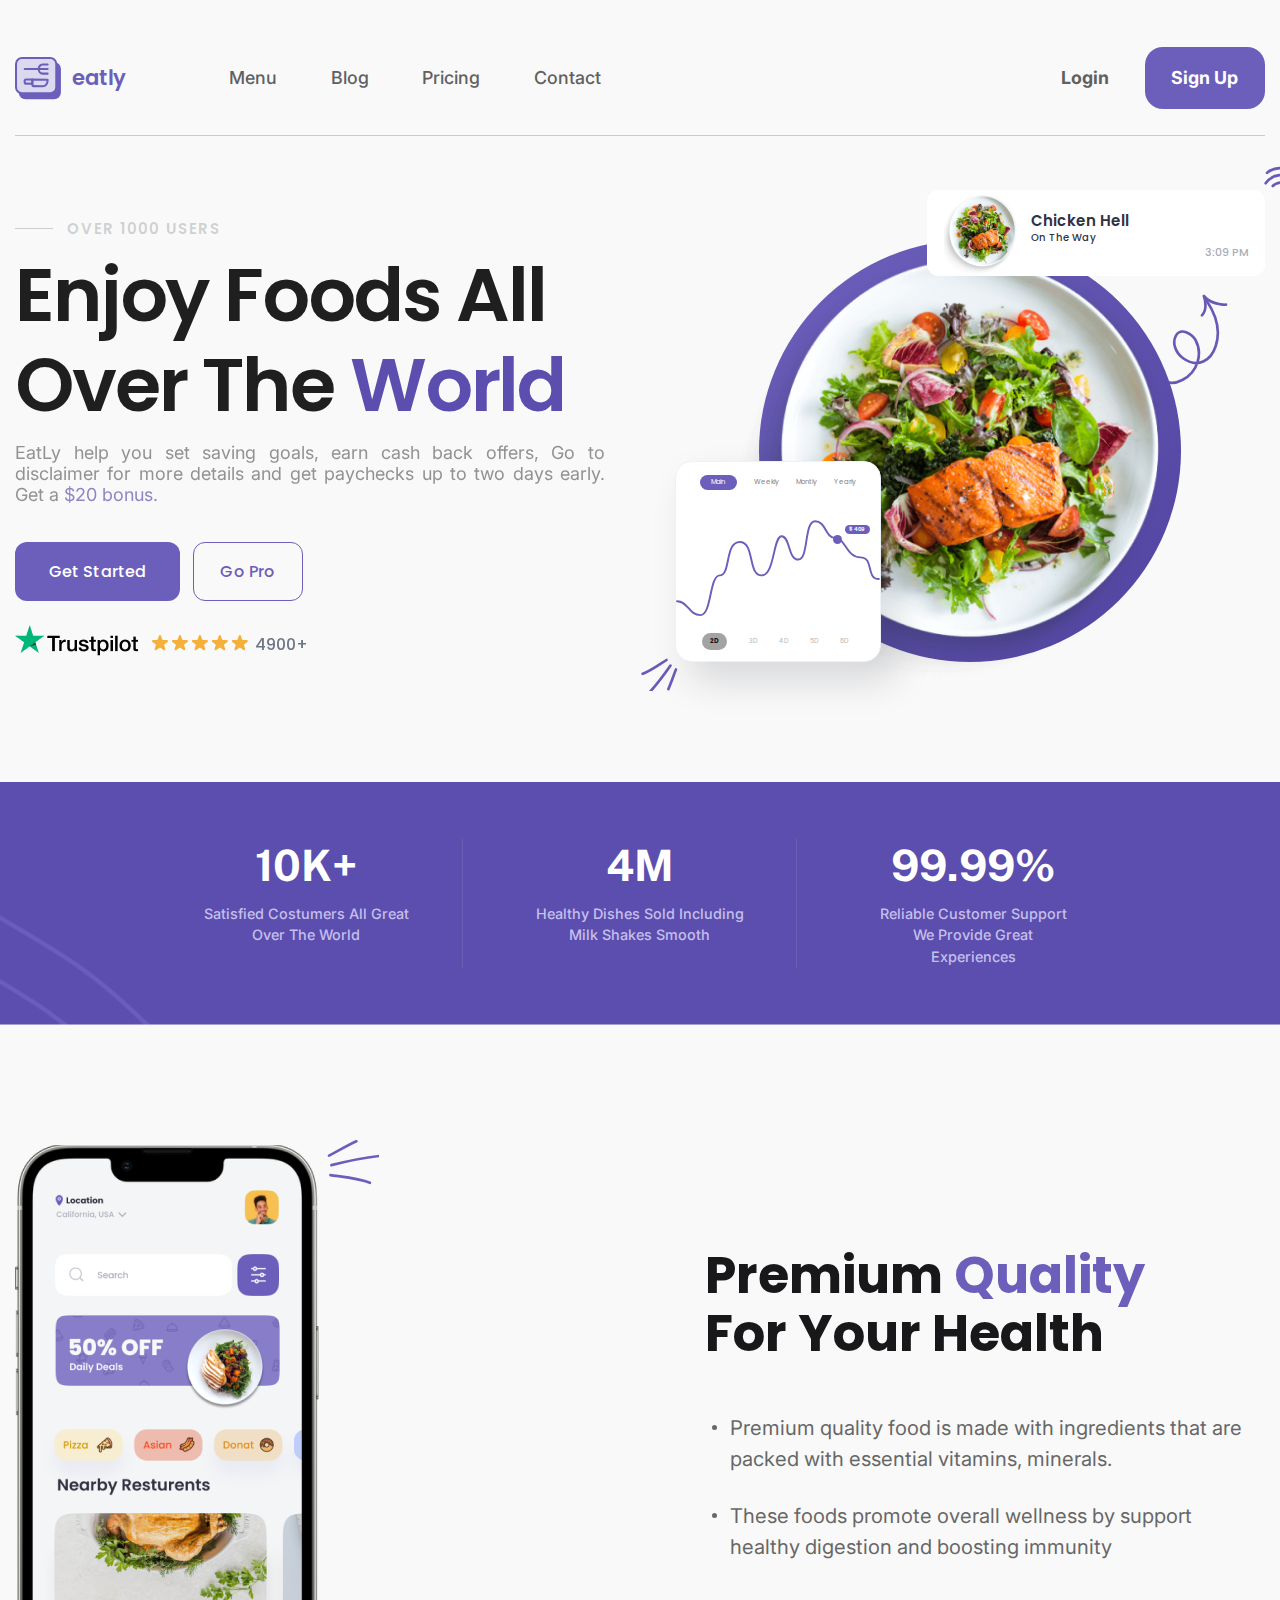
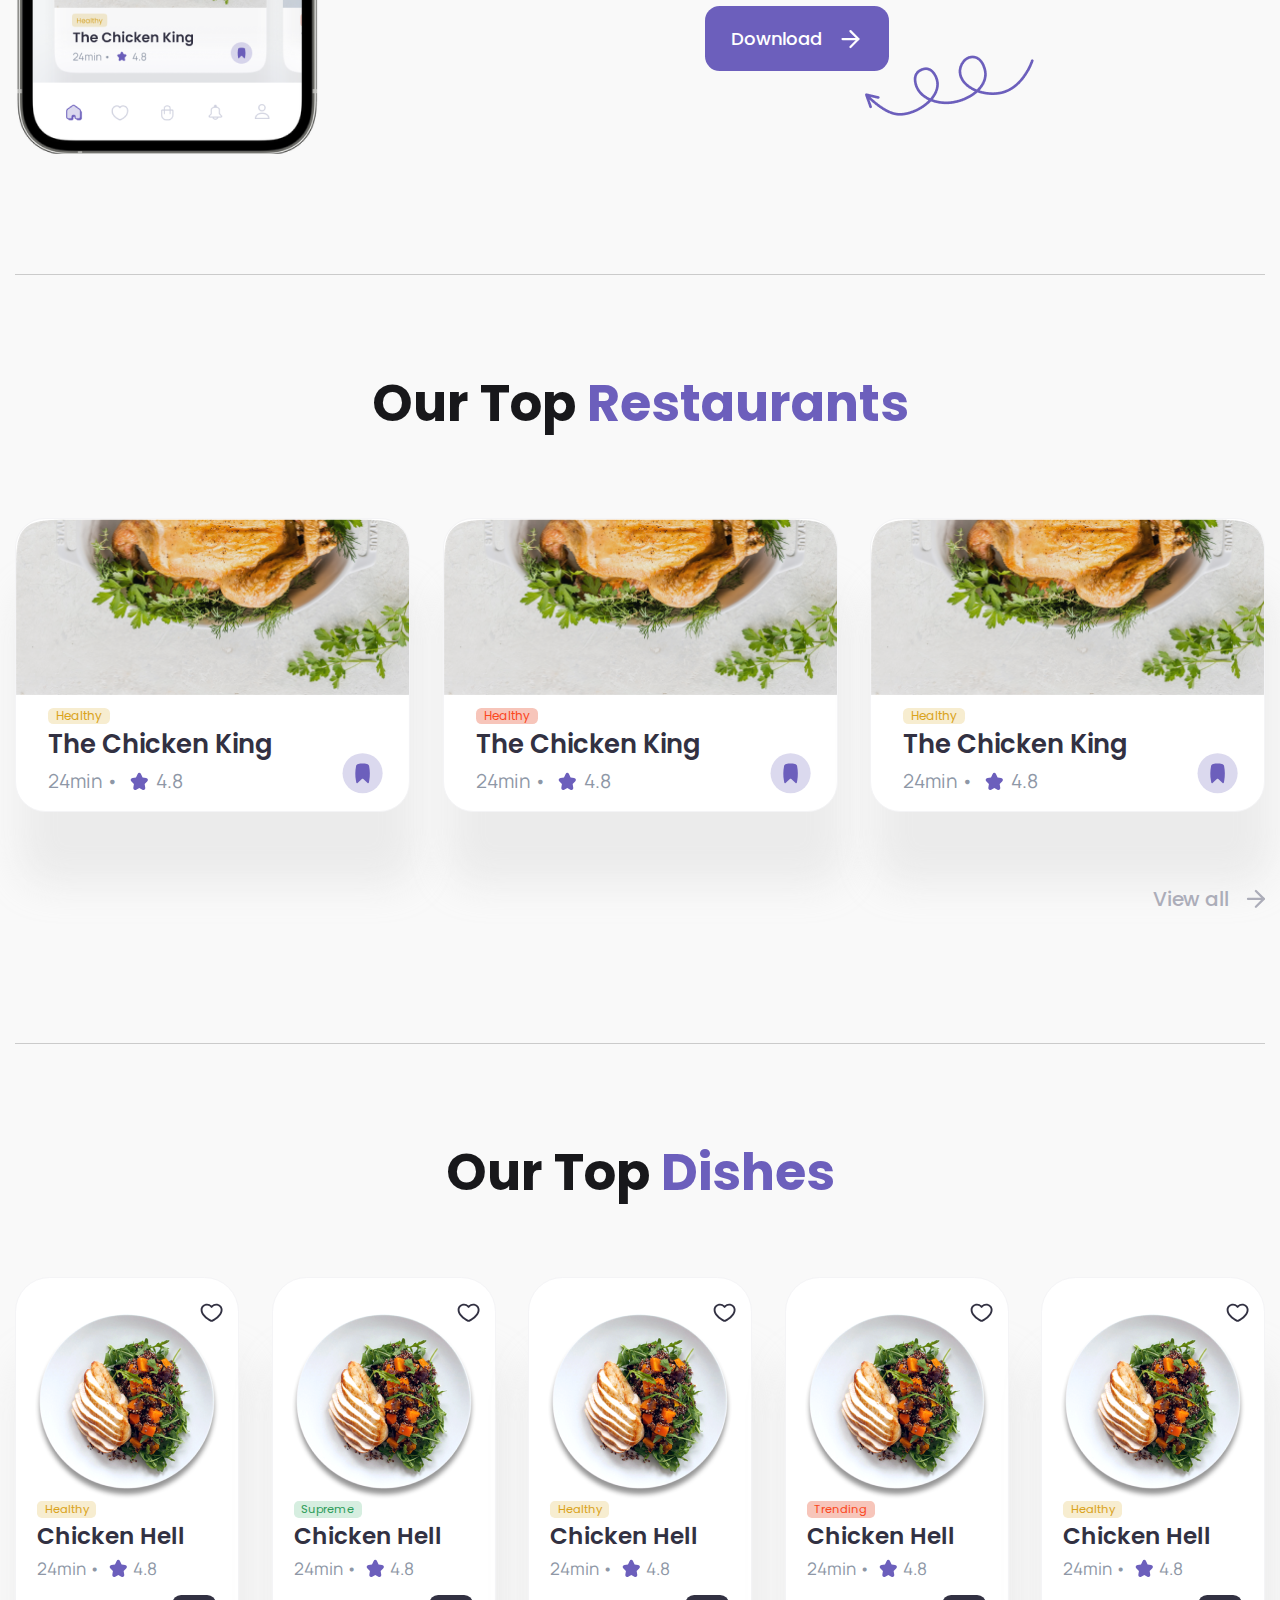
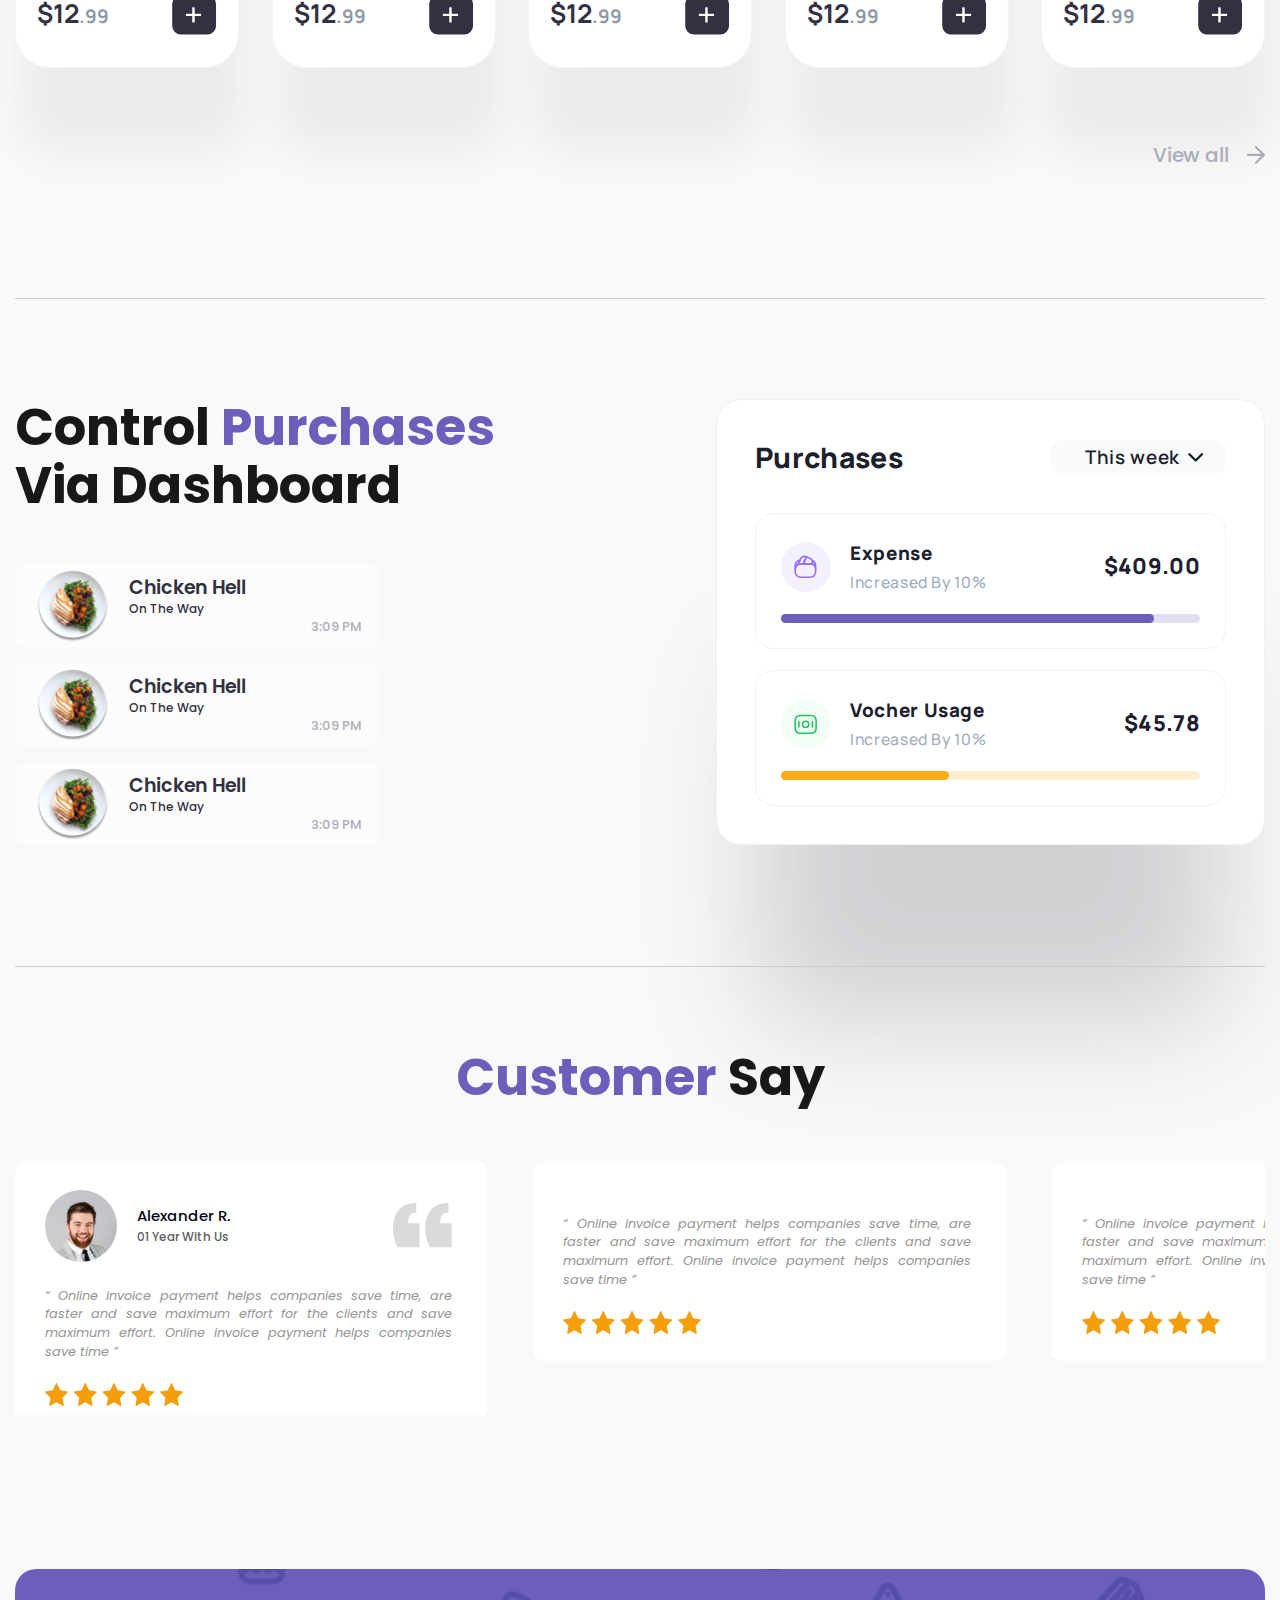
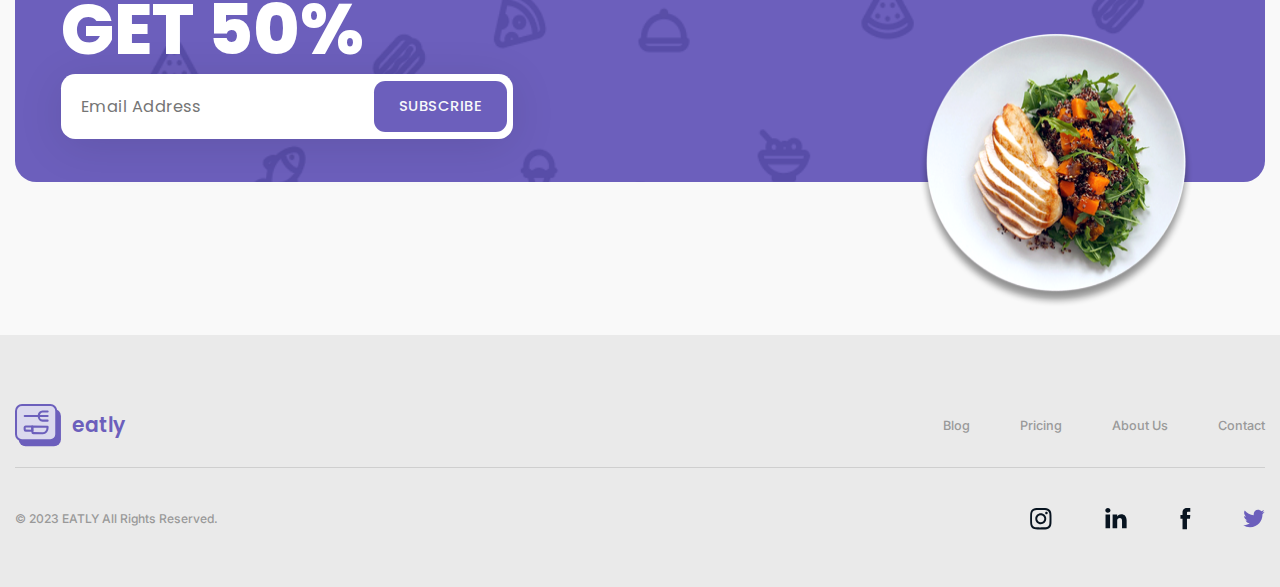
<file: index.html>
<!DOCTYPE html>
<html lang="en">

<head>
    <meta charset="UTF-8">
    <meta name="viewport" content="width=device-width, initial-scale=1.0">
    <link rel="stylesheet" href="css/swiper.css">
    <link rel="stylesheet" href="css/style.css">
    <title>Eatly</title>
</head>

<body>
    <div class="wrapper">
        <header class="header">
            <div class="container">
                <div class="header__row">
                    <div class="header__column">
                        <a href="" class="header__logo logo-header">
                            <div class="logo-header__icon">
                                <img src="images/index/logo.svg" alt="">
                            </div>
                            <div class="logo-header__title">eatly</div>
                        </a>
                    </div>
                    <div class="header__column">
                        <div class="header__icon">
                            <span></span>
                        </div>
                        <nav class="header__menu menu-header">
                            <ul class="menu-header__list">
                                <li><a href="" class="menu-header__link">Menu</a></li>
                                <li><a href="" class="menu-header__link">Blog</a></li>
                                <li><a href="" class="menu-header__link">Pricing</a></li>
                                <li><a href="" class="menu-header__link">Contact</a></li>
                            </ul>
                        </nav>
                    </div>
                    <div class="header__column">
                        <div data-da="menu-header,last,768" class="header__user user-header">
                            <a href="" class="user-header__login">Login</a>
                            <a href="" class="user-header__reg">Sign up</a>
                        </div>
                    </div>
                </div>
            </div>
        </header>
        <main class="page">
            <div class="page__head head-page">
                <div class="container">
                    <div class="head-page__row">
                        <div class="head-page__column">
                            <div class="head-page__foods foods-head">
                                <div class="foods-head__item">OVER 1000 USERS</div>
                                <div class="foods-head__title">Enjoy Foods All Over The <span>World</span></div>
                                <div class="foods-head__text">EatLy help you set saving goals, earn cash back offers, Go to disclaimer for more details and get paychecks up to two days early. Get a <a href="">$20 bonus.</a></div>
                                <div class="foods-head__get-started get-started-foods">
                                    <a href="" class="get-started-foods__start"><span>Get Started</span></a>
                                    <a href="" class="get-started-foods__pro"><span>Go Pro</span></a>
                                </div>
                                <div class="foods-head__rate rate-foods">
                                    <div class="rate-foods__item">
                                        <img src="images/index/icons/trustpilot.png" alt="">
                                    </div>
                                    <div class="rate-foods__stars">
                                        <img src="images/index/icons/stars-1.svg" alt="">
                                    </div>
                                    <div class="rate-foods__count">4900+</div>
                                </div>
                            </div>
                        </div>
                        <div class="head-page__column">
                            <div class="head-page__dish dish-head">
                                <div class="dish-head__body">
                                    <div class="dish-head__image">
                                        <img src="images/index/block/03.png" alt="">
                                    </div>
                                </div>
                                <a href="" class="dish-head__meal meal-dish">
                                    <div class="meal-dish__image">
                                        <img src="images/index/block/02.png" alt="">
                                    </div>
                                    <div class="meal-dish__body">
                                        <div class="meal-dish__title">Chicken Hell</div>
                                        <div class="meal-dish__item">On The Way</div>
                                        <div class="meal-dish__data">3:09 PM</div>
                                    </div>
                                </a>
                                <div class="dish-head__stat stat-dish">
                                    <nav class="stat-dish__menu menu-stat">
                                        <a href="" class="menu-stat__option _choosed">Main</a>
                                        <a href="" class="menu-stat__option">Weekly</a>
                                        <a href="" class="menu-stat__option">Montly</a>
                                        <a href="" class="menu-stat__option">Yearly</a>
                                    </nav>
                                    <div class="stat-dish__graph graph-stat">
                                        <div class="graph-stat__value">$409</div>
                                        <div class="graph-stat__bg">
                                            <img src="images/index/bg/graph.svg" alt="">
                                        </div>
                                    </div>
                                    <nav class="stat-dish__select select-stat">
                                        <a href="" class="select-stat__item _choosed">2D</a>
                                        <a href="" class="select-stat__item">3D</a>
                                        <a href="" class="select-stat__item">4D</a>
                                        <a href="" class="select-stat__item">5D</a>
                                        <a href="" class="select-stat__item">6D</a>
                                    </nav>
                                </div>
                            </div>
                        </div>
                    </div>
                </div>
            </div>
            <div class="page__info info-page">
                <div class="info-page__row">
                    <div class="info-page__column">
                        <div class="info-page__title">10K+</div>
                        <div class="info-page__text">Satisfied Costumers All Great Over The World</div>
                    </div>
                    <div class="info-page__column">
                        <div class="info-page__title">4M</div>
                        <div class="info-page__text">Healthy Dishes Sold Including Milk Shakes Smooth</div>
                    </div>
                    <div class="info-page__column">
                        <div class="info-page__title">99.99%</div>
                        <div class="info-page__text">Reliable Customer Support We Provide Great Experiences</div>
                    </div>
                </div>
                <div class="info-page__bg ibg">
                    <img class="_bg_main" src="images/index/bg/01.png" alt="">
                    <img data-ch="1024" data-re="376" class="bg_1" src="images/index/bg/02.png" alt="">
                    <img data-ch="375" data-re="0" class="bg_2" src="images/index/bg/03.png" alt="">
                </div>
            </div>
            <div class="page__app app-page">
                <div class="container">
                    <div class="app-page__row">
                        <div class="app-page__column">
                            <div class="app-page__mobile">
                                <img src="images/index/block/tel.png" alt="">
                            </div>
                        </div>
                        <div class="app-page__column">
                            <div class="app-page__title title">Premium <span>Quality</span> For Your Health</div>
                            <div class="app-page__body body-app">
                                <div class="body-app__text">
                                    <p>Premium quality food is made with ingredients that are packed with essential vitamins, minerals.</p>
                                    <p>These foods promote overall wellness by support healthy digestion and boosting immunity</p>
                                </div>
                            </div>
                            <a href="" class="body-app__install"><span>Download</span></a>
                        </div>
                    </div>
                </div>
            </div>
            <div class="page__restourants restourants-page">
                <div class="container restourants-page__container">
                    <div class="restourants-page__content-body">
                        <div class="restourants-page__title title">Our Top <span>Restaurants</span></div>
                        <div class="restourants-page__row">
                            <div class="restourants-page__column">
                                <div class="restourants-page__image ibg">
                                    <img src="images/index/block/01.png" alt="">
                                </div>
                                <div class="restourants-page__content">
                                    <div class="restourants-page__label">Healthy</div>
                                    <a href="" class="restourants-page__sub-title">The Chicken King</a>
                                    <div class="restourants-page__body body-restourants">
                                        <div class="body-restourants__time">24min •</div>
                                        <div class="body-restourants__rate"><span>4.8</span></div>
                                    </div>
                                    <a href="" class="body-restourants__favorites">
                                        <img src="images/index/icons/favorite.svg" alt="">
                                    </a>
                                </div>
                            </div>
                            <div class="restourants-page__column">
                                <div class="restourants-page__image ibg">
                                    <img src="images/index/block/01.png" alt="">
                                </div>
                                <div class="restourants-page__content">
                                    <div class="restourants-page__label restourants-page__label_red">Healthy</div>
                                    <a href="" class="restourants-page__sub-title">The Chicken King</a>
                                    <div class="restourants-page__body body-restourants">
                                        <div class="body-restourants__time">24min •</div>
                                        <div class="body-restourants__rate"><span>4.8</span></div>
                                    </div>
                                    <a href="" class="body-restourants__favorites">
                                        <img src="images/index/icons/favorite.svg" alt="">
                                    </a>
                                </div>
                            </div>
                            <div class="restourants-page__column">
                                <div class="restourants-page__image ibg">
                                    <img src="images/index/block/01.png" alt="">
                                </div>
                                <div class="restourants-page__content">
                                    <div class="restourants-page__label">Healthy</div>
                                    <a href="" class="restourants-page__sub-title">The Chicken King</a>
                                    <div class="restourants-page__body body-restourants">
                                        <div class="body-restourants__time">24min •</div>
                                        <div class="body-restourants__rate"><span>4.8</span></div>
                                    </div>
                                    <a href="" class="body-restourants__favorites">
                                        <img src="images/index/icons/favorite.svg" alt="">
                                    </a>
                                </div>
                            </div>
                        </div>
                        <div class="restourants-page__more dish-page__more"><a href="">View all</a></div>
                    </div>
                </div>
            </div>
            <div class="page__dish dish-page">
                <div class="container dish-page__container">
                    <div class="dish-page__content-body">
                        <div class="dish-page__title title">Our Top <span>Dishes</span></div>
                        <div class="dish-page__row">
                            <div class="dish-page__column">
                                <div class="dish-page__body">
                                    <a href="" class="dish-page__heart">
                                        <img src="images/index/icons/heart.svg" alt="">
                                    </a>
                                    <div class="dish-page__image">
                                        <img src="images/index/block/04.png" alt="">
                                    </div>
                                    <div class="dish-page__content">
                                        <div class="dish-page__label">Healthy</div>
                                        <a href="" class="dish-page__sub-title">Chicken Hell</a>
                                        <div class="dish-page__info info-dish">
                                            <div class="info-dish__time">24min •</div>
                                            <div class="info-dish__rate"><span>4.8</span></div>
                                        </div>
                                        <div class="dish-page__footer footer-dish">
                                            <div class="footer-dish__cost">$12<span>.99</span></div>
                                            <a href="" class="footer-dish__add">
                                                <img src="images/index/icons/add.svg" alt="">
                                            </a>
                                        </div>
                                    </div>
                                </div>
                            </div>
                            <div class="dish-page__column">
                                <div class="dish-page__body">
                                    <a href="" class="dish-page__heart">
                                        <img src="images/index/icons/heart.svg" alt="">
                                    </a>
                                    <div class="dish-page__image">
                                        <img src="images/index/block/04.png" alt="">
                                    </div>
                                    <div class="dish-page__content">
                                        <div class="dish-page__label dish-page__label_green">Supreme</div>
                                        <a href="" class="dish-page__sub-title">Chicken Hell</a>
                                        <div class="dish-page__info info-dish">
                                            <div class="info-dish__time">24min •</div>
                                            <div class="info-dish__rate"><span>4.8</span></div>
                                        </div>
                                        <div class="dish-page__footer footer-dish">
                                            <div class="footer-dish__cost">$12<span>.99</span></div>
                                            <a href="" class="footer-dish__add">
                                                <img src="images/index/icons/add.svg" alt="">
                                            </a>
                                        </div>
                                    </div>
                                </div>
                            </div>
                            <div class="dish-page__column">
                                <div class="dish-page__body">
                                    <a href="" class="dish-page__heart">
                                        <img src="images/index/icons/heart.svg" alt="">
                                    </a>
                                    <div class="dish-page__image">
                                        <img src="images/index/block/04.png" alt="">
                                    </div>
                                    <div class="dish-page__content">
                                        <div class="dish-page__label">Healthy</div>
                                        <a href="" class="dish-page__sub-title">Chicken Hell</a>
                                        <div class="dish-page__info info-dish">
                                            <div class="info-dish__time">24min •</div>
                                            <div class="info-dish__rate"><span>4.8</span></div>
                                        </div>
                                        <div class="dish-page__footer footer-dish">
                                            <div class="footer-dish__cost">$12<span>.99</span></div>
                                            <a href="" class="footer-dish__add">
                                                <img src="images/index/icons/add.svg" alt="">
                                            </a>
                                        </div>
                                    </div>
                                </div>
                            </div>
                            <div class="dish-page__column">
                                <div class="dish-page__body">
                                    <a href="" class="dish-page__heart">
                                        <img src="images/index/icons/heart.svg" alt="">
                                    </a>
                                    <div class="dish-page__image">
                                        <img src="images/index/block/04.png" alt="">
                                    </div>
                                    <div class="dish-page__content">
                                        <div class="dish-page__label dish-page__label_red">Trending</div>
                                        <a href="" class="dish-page__sub-title">Chicken Hell</a>
                                        <div class="dish-page__info info-dish">
                                            <div class="info-dish__time">24min •</div>
                                            <div class="info-dish__rate"><span>4.8</span></div>
                                        </div>
                                        <div class="dish-page__footer footer-dish">
                                            <div class="footer-dish__cost">$12<span>.99</span></div>
                                            <a href="" class="footer-dish__add">
                                                <img src="images/index/icons/add.svg" alt="">
                                            </a>
                                        </div>
                                    </div>
                                </div>
                            </div>
                            <div class="dish-page__column">
                                <div class="dish-page__body">
                                    <a href="" class="dish-page__heart">
                                        <img src="images/index/icons/heart.svg" alt="">
                                    </a>
                                    <div class="dish-page__image">
                                        <img src="images/index/block/04.png" alt="">
                                    </div>
                                    <div class="dish-page__content">
                                        <div class="dish-page__label">Healthy</div>
                                        <a href="" class="dish-page__sub-title">Chicken Hell</a>
                                        <div class="dish-page__info info-dish">
                                            <div class="info-dish__time">24min •</div>
                                            <div class="info-dish__rate"><span>4.8</span></div>
                                        </div>
                                        <div class="dish-page__footer footer-dish">
                                            <div class="footer-dish__cost">$12<span>.99</span></div>
                                            <a href="" class="footer-dish__add">
                                                <img src="images/index/icons/add.svg" alt="">
                                            </a>
                                        </div>
                                    </div>
                                </div>
                            </div>
                        </div>
                        <div class="restourants-page__more dish-page__more"><a href="">View all</a></div>
                    </div>
                </div>
            </div>
            <div class="page__purchases purchases-page">
                <div class="container">
                    <div class="purchases-page__content-body">
                        <div class="purchases-page__row">
                            <div class="purchases-page__column">
                                <div class="purchases-page__controll controll-purchases">
                                    <div class="controll-purchases__title title">Control <span>Purchases</span> Via Dashboard</div>
                                    <div class="controll-purchases__list">
                                        <a href="" class="controll-purchases__item item-purchases">
                                            <div class="item-purchases__image">
                                                <img src="images/index/block/05.png" alt="">
                                            </div>
                                            <div class="item-purchases__body">
                                                <div class="item-purchases__title">Chicken Hell</div>
                                                <div class="item-purchases__condition">On The Way</div>
                                                <div class="item-purchases__data">3:09 PM</div>
                                            </div>
                                        </a>
                                        <a href="" class="controll-purchases__item item-purchases">
                                            <div class="item-purchases__image">
                                                <img src="images/index/block/05.png" alt="">
                                            </div>
                                            <div class="item-purchases__body">
                                                <div class="item-purchases__title">Chicken Hell</div>
                                                <div class="item-purchases__condition">On The Way</div>
                                                <div class="item-purchases__data">3:09 PM</div>
                                            </div>
                                        </a>
                                        <a href="" class="controll-purchases__item item-purchases">
                                            <div class="item-purchases__image">
                                                <img src="images/index/block/05.png" alt="">
                                            </div>
                                            <div class="item-purchases__body">
                                                <div class="item-purchases__title">Chicken Hell</div>
                                                <div class="item-purchases__condition">On The Way</div>
                                                <div class="item-purchases__data">3:09 PM</div>
                                            </div>
                                        </a>
                                    </div>
                                </div>
                            </div>
                            <div class="purchases-page__column">
                                <div class="purchases-page__info info-purchases">
                                    <div class="info-purchases__head">
                                        <div class="info-purchases__title">Purchases</div>
                                        <div class="info-purchases__select">
                                            <select name="select" id="select">
                                                <option value="1">This week</option>
                                                <option value="1">This month</option>
                                                <option value="1">This year</option>
                                            </select>
                                        </div>
                                    </div>
                                    <div class="info-purchases__content">
                                        <div class="info-purchases__item item-info-purchase">
                                            <div class="item-info-purchase__content">
                                                <div class="item-info-purchase__image">
                                                    <img src="images/index/icons/wallet.svg" alt="">
                                                </div>
                                                <div class="item-info-purchase__body">
                                                    <div class="item-info-purchase__label">Expense</div>
                                                    <div class="item-info-purchase__text">Increased By 10%</div>
                                                </div>
                                                <div class="item-info-purchase__cost">$409.00</div>
                                            </div>
                                            <div class="info-purchases__progress-bar"></div>
                                        </div>
                                        <div class="info-purchases__item item-info-purchase">
                                            <div class="item-info-purchase__content">
                                                <div class="item-info-purchase__image item-info-purchase__image_money">
                                                    <img src="images/index/icons/money.svg" alt="">
                                                </div>
                                                <div class="item-info-purchase__body">
                                                    <div class="item-info-purchase__label">Vocher Usage</div>
                                                    <div class="item-info-purchase__text">Increased By 10%</div>
                                                </div>
                                                <div class="item-info-purchase__cost">$45.78</div>
                                            </div>
                                            <div class="info-purchases__progress-bar info-purchases__progress-bar_money"></div>
                                        </div>
                                    </div>
                                </div>
                            </div>
                        </div>
                    </div>
                </div>
            </div>
            <div class="page__reviews reviews-page">
                <div class="container">
                    <div class="reviews-page__title title"><span>Customer</span> Say</div>
                    <div class="reviews-page__slider swiper _swiper">
                        <div class="reviews-page__slide">
                            <div class="reviews-page__body">
                                <div class="reviews-page__user user-review">
                                    <a href="" class="user-review__icon">
                                        <img src="images/index/block/person.png" alt="">
                                    </a>
                                    <div class="user-review__info info-review-user">
                                        <a href="" class="info-review-user__name">Alexander R.</a>
                                        <div class="info-review-user__item">01 Year With Us </div>
                                    </div>
                                    <div class="user-review__item">
                                        <img src="images/index/icons/remarks.svg" alt="">
                                    </div>
                                </div>
                                <div class="reviews-page__text">“ Online invoice payment helps companies save time, are faster and save maximum effort for the clients and save maximum effort. Online invoice payment helps companies save time ”</div>
                                <div class="reviews-page__rate">
                                    <img src="images/index/icons/stars-2.svg" alt="">
                                </div>
                            </div>
                        </div>
                        <div class="reviews-page__slide">
                            <div class="reviews-page__body">
                                <div class="reviews-page__user user-review">
                                    <a href="" class="user-review__icon">
                                        <img src="images/index/block/person.png" alt="">
                                    </a>
                                    <div class="user-review__info info-review-user">
                                        <a href="" class="info-review-user__name">Alexander R.</a>
                                        <div class="info-review-user__item">01 Year With Us </div>
                                    </div>
                                    <div class="user-review__item">
                                        <img src="images/index/icons/remarks.svg" alt="">
                                    </div>
                                </div>
                                <div class="reviews-page__text">“ Online invoice payment helps companies save time, are faster and save maximum effort for the clients and save maximum effort. Online invoice payment helps companies save time ”</div>
                                <div class="reviews-page__rate">
                                    <img src="images/index/icons/stars-2.svg" alt="">
                                </div>
                            </div>
                        </div>
                        <div class="reviews-page__slide">
                            <div class="reviews-page__body">
                                <div class="reviews-page__user user-review">
                                    <a href="" class="user-review__icon">
                                        <img src="images/index/block/person.png" alt="">
                                    </a>
                                    <div class="user-review__info info-review-user">
                                        <a href="" class="info-review-user__name">Alexander R.</a>
                                        <div class="info-review-user__item">01 Year With Us </div>
                                    </div>
                                    <div class="user-review__item">
                                        <img src="images/index/icons/remarks.svg" alt="">
                                    </div>
                                </div>
                                <div class="reviews-page__text">“ Online invoice payment helps companies save time, are faster and save maximum effort for the clients and save maximum effort. Online invoice payment helps companies save time ”</div>
                                <div class="reviews-page__rate">
                                    <img src="images/index/icons/stars-2.svg" alt="">
                                </div>
                            </div>
                        </div>
                        <div class="reviews-page__slide">
                            <div class="reviews-page__body">
                                <div class="reviews-page__user user-review">
                                    <a href="" class="user-review__icon">
                                        <img src="images/index/block/person.png" alt="">
                                    </a>
                                    <div class="user-review__info info-review-user">
                                        <a href="" class="info-review-user__name">Alexander R.</a>
                                        <div class="info-review-user__item">01 Year With Us </div>
                                    </div>
                                    <div class="user-review__item">
                                        <img src="images/index/icons/remarks.svg" alt="">
                                    </div>
                                </div>
                                <div class="reviews-page__text">“ Online invoice payment helps companies save time, are faster and save maximum effort for the clients and save maximum effort. Online invoice payment helps companies save time ”</div>
                                <div class="reviews-page__rate">
                                    <img src="images/index/icons/stars-2.svg" alt="">
                                </div>
                            </div>
                        </div>
                        <div class="reviews-page__slide">
                            <div class="reviews-page__body">
                                <div class="reviews-page__user user-review">
                                    <a href="" class="user-review__icon">
                                        <img src="images/index/block/person.png" alt="">
                                    </a>
                                    <div class="user-review__info info-review-user">
                                        <a href="" class="info-review-user__name">Alexander R.</a>
                                        <div class="info-review-user__item">01 Year With Us </div>
                                    </div>
                                    <div class="user-review__item">
                                        <img src="images/index/icons/remarks.svg" alt="">
                                    </div>
                                </div>
                                <div class="reviews-page__text">“ Online invoice payment helps companies save time, are faster and save maximum effort for the clients and save maximum effort. Online invoice payment helps companies save time ”</div>
                                <div class="reviews-page__rate">
                                    <img src="images/index/icons/stars-2.svg" alt="">
                                </div>
                            </div>
                        </div>
                        <div class="reviews-page__slide">
                            <div class="reviews-page__body">
                                <div class="reviews-page__user user-review">
                                    <a href="" class="user-review__icon">
                                        <img src="images/index/block/person.png" alt="">
                                    </a>
                                    <div class="user-review__info info-review-user">
                                        <a href="" class="info-review-user__name">Alexander R.</a>
                                        <div class="info-review-user__item">01 Year With Us </div>
                                    </div>
                                    <div class="user-review__item">
                                        <img src="images/index/icons/remarks.svg" alt="">
                                    </div>
                                </div>
                                <div class="reviews-page__text">“ Online invoice payment helps companies save time, are faster and save maximum effort for the clients and save maximum effort. Online invoice payment helps companies save time ”</div>
                                <div class="reviews-page__rate">
                                    <img src="images/index/icons/stars-2.svg" alt="">
                                </div>
                            </div>
                        </div>
                    </div>
                </div>
            </div>
            <div class="page__discount discount-page">
                <div class="container discount-page__container">
                    <div class="discount-page__content">
                        <div class="discount-page__title">GET 50%</div>
                        <form action="#" class="discount-page__form" id="form">
                            <div class="discount-page__body">
                                <input type="text" class="discount-page__input _req _email" autocomplete="off" placeholder="Email Address">
                                <button class="discount-page__button">subscribe</button>
                            </div>
                        </form>
                        <div class="discount-page__image">
                            <img src="images/index/block/06.png" alt="">
                        </div>
                    </div>
                    <div class="discount-page__bg ibg">
                        <img src="images/index/bg/04.png" alt="">
                    </div>
                </div>
            </div>
        </main>
        <footer class="footer">
            <div class="container">
                <div class="footer__head head-footer">
                    <div class="head-footer__row">
                        <div class="head-footer__logo">
                            <a class="head-footer__icon" href=""><img src="images/index/logo.svg"></a>
                            <div class="head-footer__title">eatly</div>
                        </div>
                        <nav data-da="head-footer,last,768" class="head-footer__menu menu-footer">
                            <ul class="menu-footer__list">
                                <li><a href="" class="menu-footer__link">Blog</a></li>
                                <li><a href="" class="menu-footer__link">Pricing</a></li>
                                <li><a href="" class="menu-footer__link">About Us</a></li>
                                <li><a href="" class="menu-footer__link">Contact</a></li>
                            </ul>
                        </nav>
                    </div>
                </div>
                <div class="footer__bottom bottom-footer">
                    <div class="bottom-footer__row">
                        <div class="bottom-footer__copyright">© 2023 EATLY All Rights Reserved.</div>
                        <div data-da="head-footer__row,last,768" class="bottom-footer__social social-footer">
                            <a href="" class="social-footer__icon">
                                <img src="images/index/icons/social-media.svg" alt="">
                            </a>
                        </div>
                    </div>
                </div>
            </div>
        </footer>
    </div>
    <script src="js/libs/Swiper.js"></script>
    <script src="js/script.js"></script>
</body>

</html>
</file>
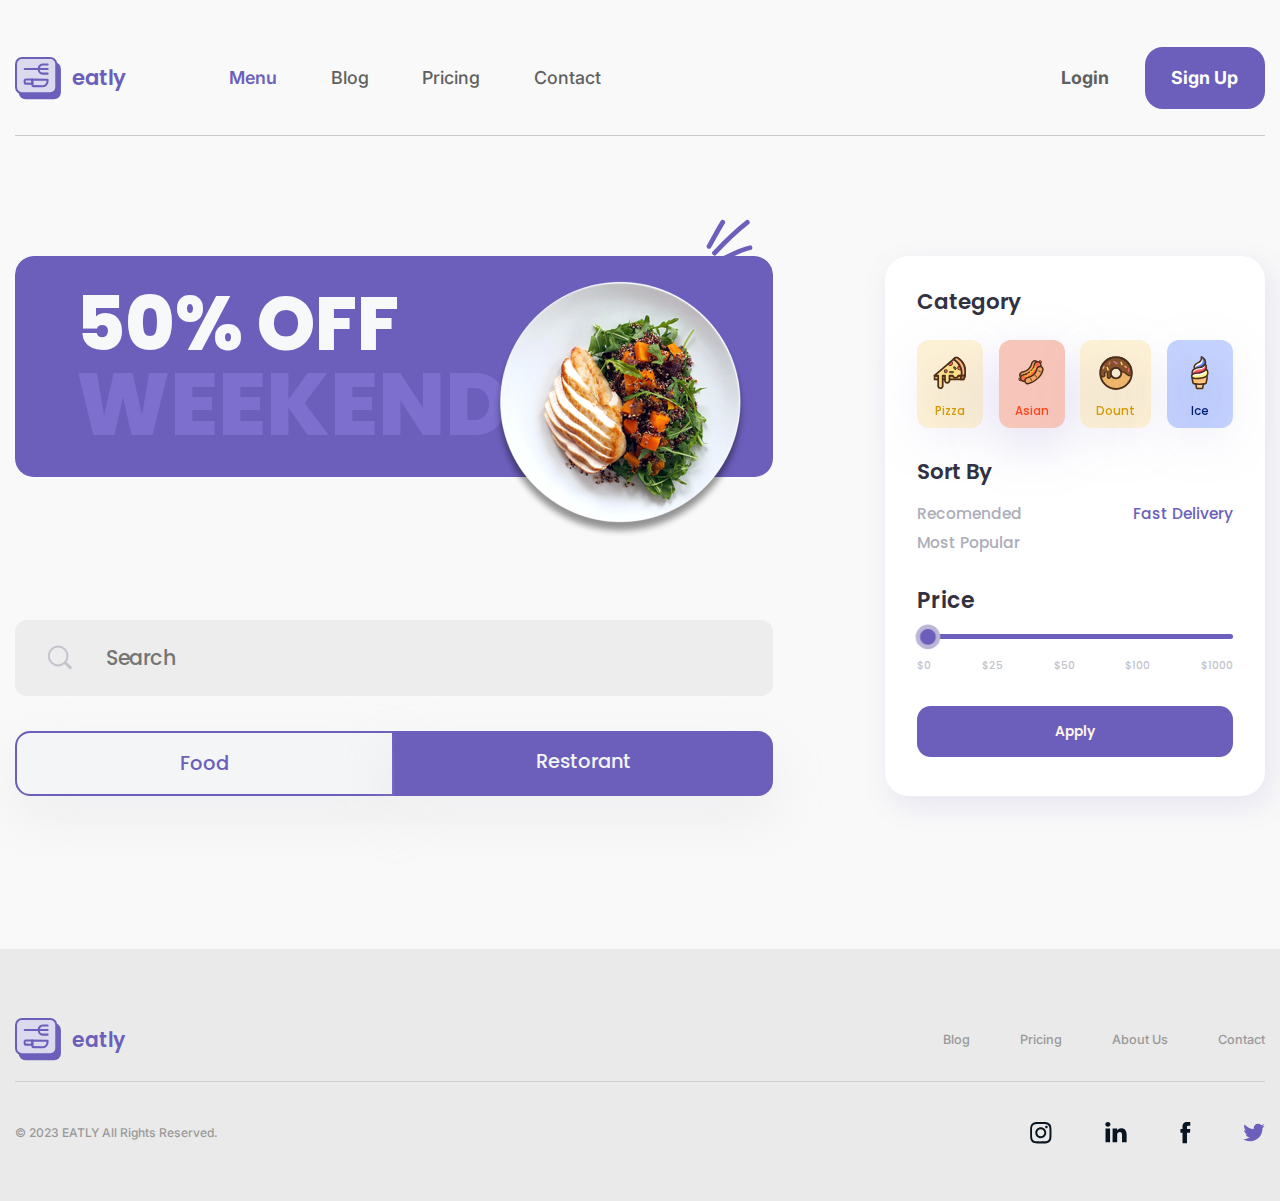
<file: menu.html>
<!DOCTYPE html>
<html lang="en">

<head>
    <meta charset="UTF-8">
    <meta name="viewport" content="width=device-width, initial-scale=1.0">
    <link rel="stylesheet" href="css/swiper.css">
    <link rel="stylesheet" href="css/nouislider.css">
    <link rel="stylesheet" href="css/style.css">
    <title>Eatly</title>
</head>

<body>
    <div class="wrapper">
        <header class="header">
            <div class="container">
                <div class="header__row">
                    <div class="header__column">
                        <a href="" class="header__logo logo-header">
                            <div class="logo-header__icon">
                                <img src="images/index/logo.svg" alt="">
                            </div>
                            <div class="logo-header__title">eatly</div>
                        </a>
                    </div>
                    <div class="header__column">
                        <div class="header__icon">
                            <span></span>
                        </div>
                        <nav class="header__menu menu-header">
                            <ul class="menu-header__list">
                                <li><a href="" class="menu-header__link choosed">Menu</a></li>
                                <li><a href="" class="menu-header__link">Blog</a></li>
                                <li><a href="" class="menu-header__link">Pricing</a></li>
                                <li><a href="" class="menu-header__link">Contact</a></li>
                            </ul>
                        </nav>
                    </div>
                    <div class="header__column">
                        <div data-da="menu-header,last,768" class="header__user user-header">
                            <a href="" class="user-header__login">Login</a>
                            <a href="" class="user-header__reg">Sign up</a>
                        </div>
                    </div>
                </div>
            </div>
        </header>
        <main class="page">
            <div class="container">
                <div class="page__menu menu-page">
                    <div class="menu-page__body body-menu">
                        <div class="body-menu__slider-container">
                            <div class="body-menu__slider slider-body _swiper">
                                <div class="slider-body__slide">
                                    <div class="slider-body__title">50% OFF<span>WEEKENDS</span></div>
                                    <div class="slider-body__image">
                                        <img src="images/menu-page/block/food.png" alt="">
                                    </div>
                                </div>
                                <div class="slider-body__slide">
                                    <div class="slider-body__title">50% OFF<span>WEEKENDS</span></div>
                                    <div class="slider-body__image">
                                        <img src="images/menu-page/block/food.png" alt="">
                                    </div>
                                </div>
                            </div>
                        </div>
                        <div class="body-menu__bottom bottom-body">
                            <form action="#" class="bottom-body__form" id="form">
                                <div class="bottom-body__input-container">
                                    <input type="text" class="bottom-body__search" placeholder="Search">
                                </div>
                            </form>
                            <div class="bottom-body__options optins-bottom">
                                <a href="" class="optins-bottom__foor">Food</a>
                                <a href="" class="optins-bottom__restorant">Restorant</a>
                            </div>
                        </div>
                    </div>
                    <aside class="menu-page__aside">
                        <div class="menu-page__filter filter-menu">
                            <div class="filter-menu__category category-filter">
                                <div class="category-filter__title filter-title">Category</div>
                                <div class="category-filter__body">
                                    <div class="category-filter__item">
                                        <div class="category-filter__image"><img src="images/menu-page/icons/01.svg" alt=""></div>
                                        <div class="category-filter__sub-title">Pizza</div>
                                    </div>
                                    <div class="category-filter__item category-filter__item_asian">
                                        <div class="category-filter__image"><img src="images/menu-page/icons/02.svg" alt=""></div>
                                        <div class="category-filter__sub-title category-filter__sub-title_asian">Asian</div>
                                    </div>
                                    <div class="category-filter__item">
                                        <div class="category-filter__image"><img src="images/menu-page/icons/03.svg" alt=""></div>
                                        <div class="category-filter__sub-title">Dount</div>
                                    </div>
                                    <div class="category-filter__item category-filter__item_ice">
                                        <div class="category-filter__image"><img src="images/menu-page/icons/04.svg" alt=""></div>
                                        <div class="category-filter__sub-title category-filter__sub-title_ice">Ice</div>
                                    </div>
                                </div>
                            </div>
                            <div class="filter-menu__sort sort-filter">
                                <div class="sort-filter__title filter-title">Sort By</div>
                                <div class="sort-filter__body">
                                    <div class="sort-filter__column">
                                        <div class="sort-filter__item">Recomended</div>
                                        <div class="sort-filter__item">Most Popular</div>
                                    </div>
                                    <div class="sort-filter__column">
                                        <div class="sort-filter__item sort-filter__item_type">Fast Delivery</div>
                                    </div>
                                </div>
                            </div>
                            <div class="filter-menu__price price-filter">
                                <div class="price-filter__title filter-title">Price</div>
                                <div id="slider" class="price-filter__slider"></div>
                                <div class="price-filter__cost">
                                    <div class="price-filter__cost-item">$0</div>
                                    <div class="price-filter__cost-item">$25</div>
                                    <div class="price-filter__cost-item">$50</div>
                                    <div class="price-filter__cost-item">$100</div>
                                    <div class="price-filter__cost-item">$1000</div>
                                </div>
                            </div>
                            <a href="" class="filter-menu__apply">Apply</a>
                        </div>
                    </aside>
                </div>
                <!-- <div class="page__restourants restourants-page restourants-page restourants-page_menu">
                    <div class="container restourants-page__container">
                        <div class="restourants-page__content-body">
                            <div class="restourants-page__head">
                                <div class="restourants-page__title title restourants-page__title_small">Our Top <span>Restaurants</span></div>
                                <div class="restourants-page__more dish-page__more"><a href="">View all</a></div>
                            </div>
                            <div class="restourants-page__row">
                                <div class="restourants-page__column">
                                    <div class="restourants-page__image ibg">
                                        <img src="images/index/block/01.png" alt="">
                                    </div>
                                    <div class="restourants-page__content">
                                        <div class="restourants-page__label">Healthy</div>
                                        <a href="" class="restourants-page__sub-title">The Chicken King</a>
                                        <div class="restourants-page__body body-restourants">
                                            <div class="body-restourants__time">24min •</div>
                                            <div class="body-restourants__rate"><span>4.8</span></div>
                                        </div>
                                        <a href="" class="body-restourants__favorites">
                                            <img src="images/index/icons/favorite.svg" alt="">
                                        </a>
                                    </div>
                                </div>
                                <div class="restourants-page__column">
                                    <div class="restourants-page__image ibg">
                                        <img src="images/index/block/01.png" alt="">
                                    </div>
                                    <div class="restourants-page__content">
                                        <div class="restourants-page__label restourants-page__label_red">Healthy</div>
                                        <a href="" class="restourants-page__sub-title">The Chicken King</a>
                                        <div class="restourants-page__body body-restourants">
                                            <div class="body-restourants__time">24min •</div>
                                            <div class="body-restourants__rate"><span>4.8</span></div>
                                        </div>
                                        <a href="" class="body-restourants__favorites">
                                            <img src="images/index/icons/favorite.svg" alt="">
                                        </a>
                                    </div>
                                </div>
                                <div class="restourants-page__column">
                                    <div class="restourants-page__image ibg">
                                        <img src="images/index/block/01.png" alt="">
                                    </div>
                                    <div class="restourants-page__content">
                                        <div class="restourants-page__label">Healthy</div>
                                        <a href="" class="restourants-page__sub-title">The Chicken King</a>
                                        <div class="restourants-page__body body-restourants">
                                            <div class="body-restourants__time">24min •</div>
                                            <div class="body-restourants__rate"><span>4.8</span></div>
                                        </div>
                                        <a href="" class="body-restourants__favorites">
                                            <img src="images/index/icons/favorite.svg" alt="">
                                        </a>
                                    </div>
                                </div>
                            </div>
                        </div>
                    </div>
                </div>
                <div class="page__dish dish-page">
                    <div class="container dish-page__container">
                        <div class="dish-page__content-body">
                            <div class="dish-page__head">
                                <div class="dish-page__title title dish-page__title_small">Our Top <span>Dishes</span></div>
                                <div class="restourants-page__more dish-page__more"><a href="">View all</a></div>
                            </div>
                            <div class="dish-page__row">
                                <div class="dish-page__column">
                                    <div class="dish-page__body">
                                        <a href="" class="dish-page__heart">
                                            <img src="images/index/icons/heart.svg" alt="">
                                        </a>
                                        <div class="dish-page__image">
                                            <img src="images/index/block/04.png" alt="">
                                        </div>
                                        <div class="dish-page__content">
                                            <div class="dish-page__label">Healthy</div>
                                            <a href="" class="dish-page__sub-title">Chicken Hell</a>
                                            <div class="dish-page__info info-dish">
                                                <div class="info-dish__time">24min •</div>
                                                <div class="info-dish__rate"><span>4.8</span></div>
                                            </div>
                                            <div class="dish-page__footer footer-dish">
                                                <div class="footer-dish__cost">$12<span>.99</span></div>
                                                <a href="" class="footer-dish__add">
                                                    <img src="images/index/icons/add.svg" alt="">
                                                </a>
                                            </div>
                                        </div>
                                    </div>
                                </div>
                                <div class="dish-page__column">
                                    <div class="dish-page__body">
                                        <a href="" class="dish-page__heart">
                                            <img src="images/index/icons/heart.svg" alt="">
                                        </a>
                                        <div class="dish-page__image">
                                            <img src="images/index/block/04.png" alt="">
                                        </div>
                                        <div class="dish-page__content">
                                            <div class="dish-page__label dish-page__label_green">Supreme</div>
                                            <a href="" class="dish-page__sub-title">Chicken Hell</a>
                                            <div class="dish-page__info info-dish">
                                                <div class="info-dish__time">24min •</div>
                                                <div class="info-dish__rate"><span>4.8</span></div>
                                            </div>
                                            <div class="dish-page__footer footer-dish">
                                                <div class="footer-dish__cost">$12<span>.99</span></div>
                                                <a href="" class="footer-dish__add">
                                                    <img src="images/index/icons/add.svg" alt="">
                                                </a>
                                            </div>
                                        </div>
                                    </div>
                                </div>
                                <div class="dish-page__column">
                                    <div class="dish-page__body">
                                        <a href="" class="dish-page__heart">
                                            <img src="images/index/icons/heart.svg" alt="">
                                        </a>
                                        <div class="dish-page__image">
                                            <img src="images/index/block/04.png" alt="">
                                        </div>
                                        <div class="dish-page__content">
                                            <div class="dish-page__label">Healthy</div>
                                            <a href="" class="dish-page__sub-title">Chicken Hell</a>
                                            <div class="dish-page__info info-dish">
                                                <div class="info-dish__time">24min •</div>
                                                <div class="info-dish__rate"><span>4.8</span></div>
                                            </div>
                                            <div class="dish-page__footer footer-dish">
                                                <div class="footer-dish__cost">$12<span>.99</span></div>
                                                <a href="" class="footer-dish__add">
                                                    <img src="images/index/icons/add.svg" alt="">
                                                </a>
                                            </div>
                                        </div>
                                    </div>
                                </div>
                                <div class="dish-page__column">
                                    <div class="dish-page__body">
                                        <a href="" class="dish-page__heart">
                                            <img src="images/index/icons/heart.svg" alt="">
                                        </a>
                                        <div class="dish-page__image">
                                            <img src="images/index/block/04.png" alt="">
                                        </div>
                                        <div class="dish-page__content">
                                            <div class="dish-page__label dish-page__label_red">Trending</div>
                                            <a href="" class="dish-page__sub-title">Chicken Hell</a>
                                            <div class="dish-page__info info-dish">
                                                <div class="info-dish__time">24min •</div>
                                                <div class="info-dish__rate"><span>4.8</span></div>
                                            </div>
                                            <div class="dish-page__footer footer-dish">
                                                <div class="footer-dish__cost">$12<span>.99</span></div>
                                                <a href="" class="footer-dish__add">
                                                    <img src="images/index/icons/add.svg" alt="">
                                                </a>
                                            </div>
                                        </div>
                                    </div>
                                </div>
                                <div class="dish-page__column">
                                    <div class="dish-page__body">
                                        <a href="" class="dish-page__heart">
                                            <img src="images/index/icons/heart.svg" alt="">
                                        </a>
                                        <div class="dish-page__image">
                                            <img src="images/index/block/04.png" alt="">
                                        </div>
                                        <div class="dish-page__content">
                                            <div class="dish-page__label">Healthy</div>
                                            <a href="" class="dish-page__sub-title">Chicken Hell</a>
                                            <div class="dish-page__info info-dish">
                                                <div class="info-dish__time">24min •</div>
                                                <div class="info-dish__rate"><span>4.8</span></div>
                                            </div>
                                            <div class="dish-page__footer footer-dish">
                                                <div class="footer-dish__cost">$12<span>.99</span></div>
                                                <a href="" class="footer-dish__add">
                                                    <img src="images/index/icons/add.svg" alt="">
                                                </a>
                                            </div>
                                        </div>
                                    </div>
                                </div>
                            </div>
                        </div>
                    </div>
                </div>
                <div class="page__questions questions-page">
                    <div class="questions-page__title title">Frequently Asked <span>Questions</span></div>
                    <div class="questions-page__body">
                        <div class="questions-page__item item-questions">
                            <div class="item-questions__body">
                                <div class="item-questions__title">How long does delivery take?</div>
                                <a data-btn="1" href="" class="item-questions__icon"><img src="images/menu-page/icons/plus.svg" alt=""></a>
                            </div>
                            <div data-open="1" class="item-questions__content"><span>You Can Get Information By Contacting Our Support Team Have 24/7 Service. What’s The Difference Between Free And Paid Plan ?</span></div>
                        </div>
                        <div class="questions-page__item item-questions">
                            <div class="item-questions__body">
                                <div class="item-questions__title">How long does delivery take?</div>
                                <a data-btn="2" href="" class="item-questions__icon"><img src="images/menu-page/icons/plus.svg" alt=""></a>
                            </div>
                            <div data-open="2" class="item-questions__content"><span>You Can Get Information By Contacting Our Support Team Have 24/7 Service. What’s The Difference Between Free And Paid Plan ?</span></div>
                        </div>
                        <div class="questions-page__item item-questions">
                            <div class="item-questions__body">
                                <div class="item-questions__title">How long does delivery take?</div>
                                <a data-btn="3" href="" class="item-questions__icon"><img src="images/menu-page/icons/plus.svg" alt=""></a>
                            </div>
                            <div data-open="3" class="item-questions__content"><span>You Can Get Information By Contacting Our Support Team Have 24/7 Service. What’s The Difference Between Free And Paid Plan ?</span></div>
                        </div>
                        <div class="questions-page__item item-questions">
                            <div class="item-questions__body">
                                <div class="item-questions__title">How long does delivery take?</div>
                                <a data-btn="4" href="" class="item-questions__icon"><img src="images/menu-page/icons/plus.svg" alt=""></a>
                            </div>
                            <div data-open="4" class="item-questions__content"><span>You Can Get Information By Contacting Our Support Team Have 24/7 Service. What’s The Difference Between Free And Paid Plan ?</span></div>
                        </div>
                        <div class="questions-page__item item-questions">
                            <div class="item-questions__body">
                                <div class="item-questions__title">How long does delivery take?</div>
                                <a data-btn="5" href="" class="item-questions__icon"><img src="images/menu-page/icons/plus.svg" alt=""></a>
                            </div>
                            <div data-open="5" class="item-questions__content"><span>You Can Get Information By Contacting Our Support Team Have 24/7 Service. What’s The Difference Between Free And Paid Plan ?</span></div>
                        </div>
                        <div class="questions-page__item item-questions">
                            <div class="item-questions__body">
                                <div class="item-questions__title">How long does delivery take?</div>
                                <a data-btn="6" href="" class="item-questions__icon"><img src="images/menu-page/icons/plus.svg" alt=""></a>
                            </div>
                            <div data-open="6" class="item-questions__content"><span>You Can Get Information By Contacting Our Support Team Have 24/7 Service. What’s The Difference Between Free And Paid Plan ?</span></div>
                        </div>
                    </div>
                </div> -->
            </div>
        </main>
        <footer class="footer">
            <div class="container">
                <div class="footer__head head-footer">
                    <div class="head-footer__row">
                        <div class="head-footer__logo">
                            <a class="head-footer__icon" href=""><img src="images/index/logo.svg"></a>
                            <div class="head-footer__title">eatly</div>
                        </div>
                        <nav data-da="head-footer,last,768" class="head-footer__menu menu-footer">
                            <ul class="menu-footer__list">
                                <li><a href="" class="menu-footer__link">Blog</a></li>
                                <li><a href="" class="menu-footer__link">Pricing</a></li>
                                <li><a href="" class="menu-footer__link">About Us</a></li>
                                <li><a href="" class="menu-footer__link">Contact</a></li>
                            </ul>
                        </nav>
                    </div>
                </div>
                <div class="footer__bottom bottom-footer">
                    <div class="bottom-footer__row">
                        <div class="bottom-footer__copyright">© 2023 EATLY All Rights Reserved.</div>
                        <div data-da="head-footer__row,last,768" class="bottom-footer__social social-footer">
                            <a href="" class="social-footer__icon">
                                <img src="images/index/icons/social-media.svg" alt="">
                            </a>
                        </div>
                    </div>
                </div>
            </div>
        </footer>
    </div>
    <script src="js/libs/Swiper.js"></script>
    <script src="js/libs/nouislider.min.js"></script>
    <script src="js/libs/wNumb.min.js"></script>
    <script src="js/script.js"></script>
</body>

</html>
</file>
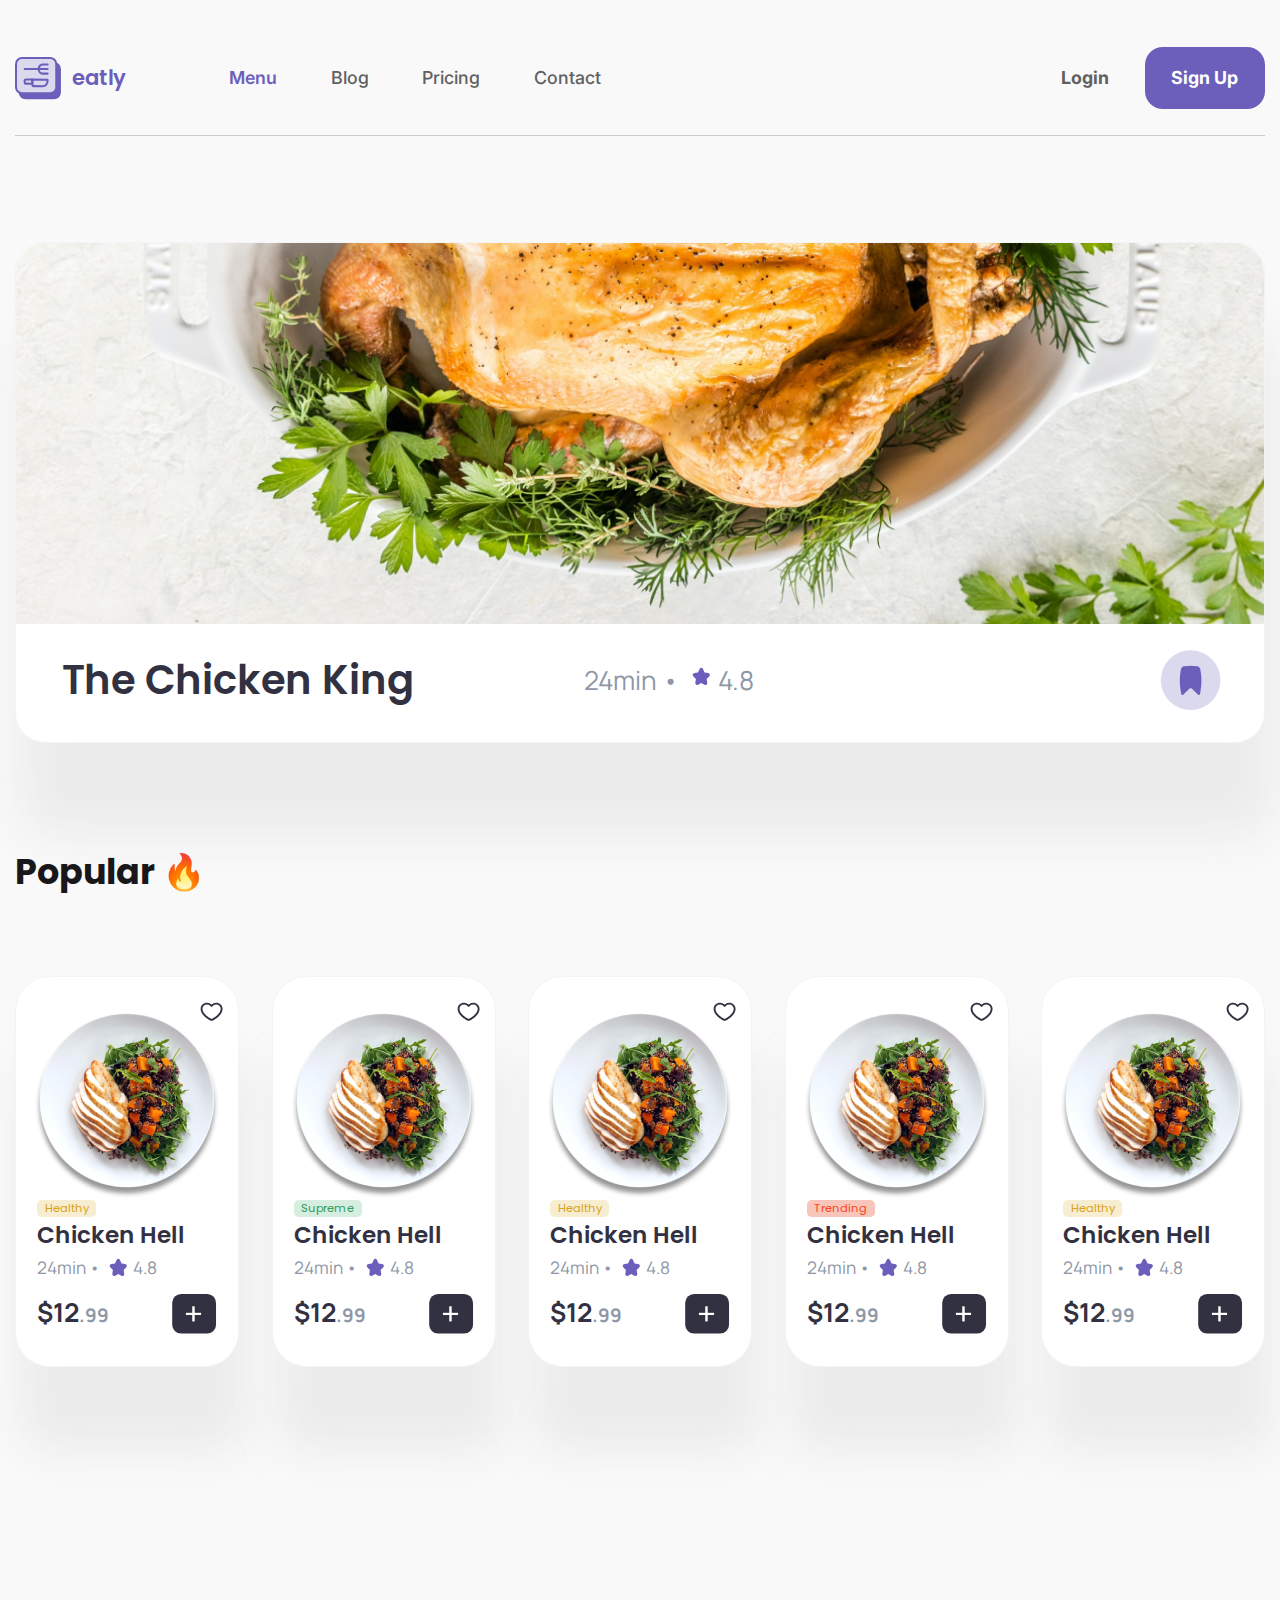
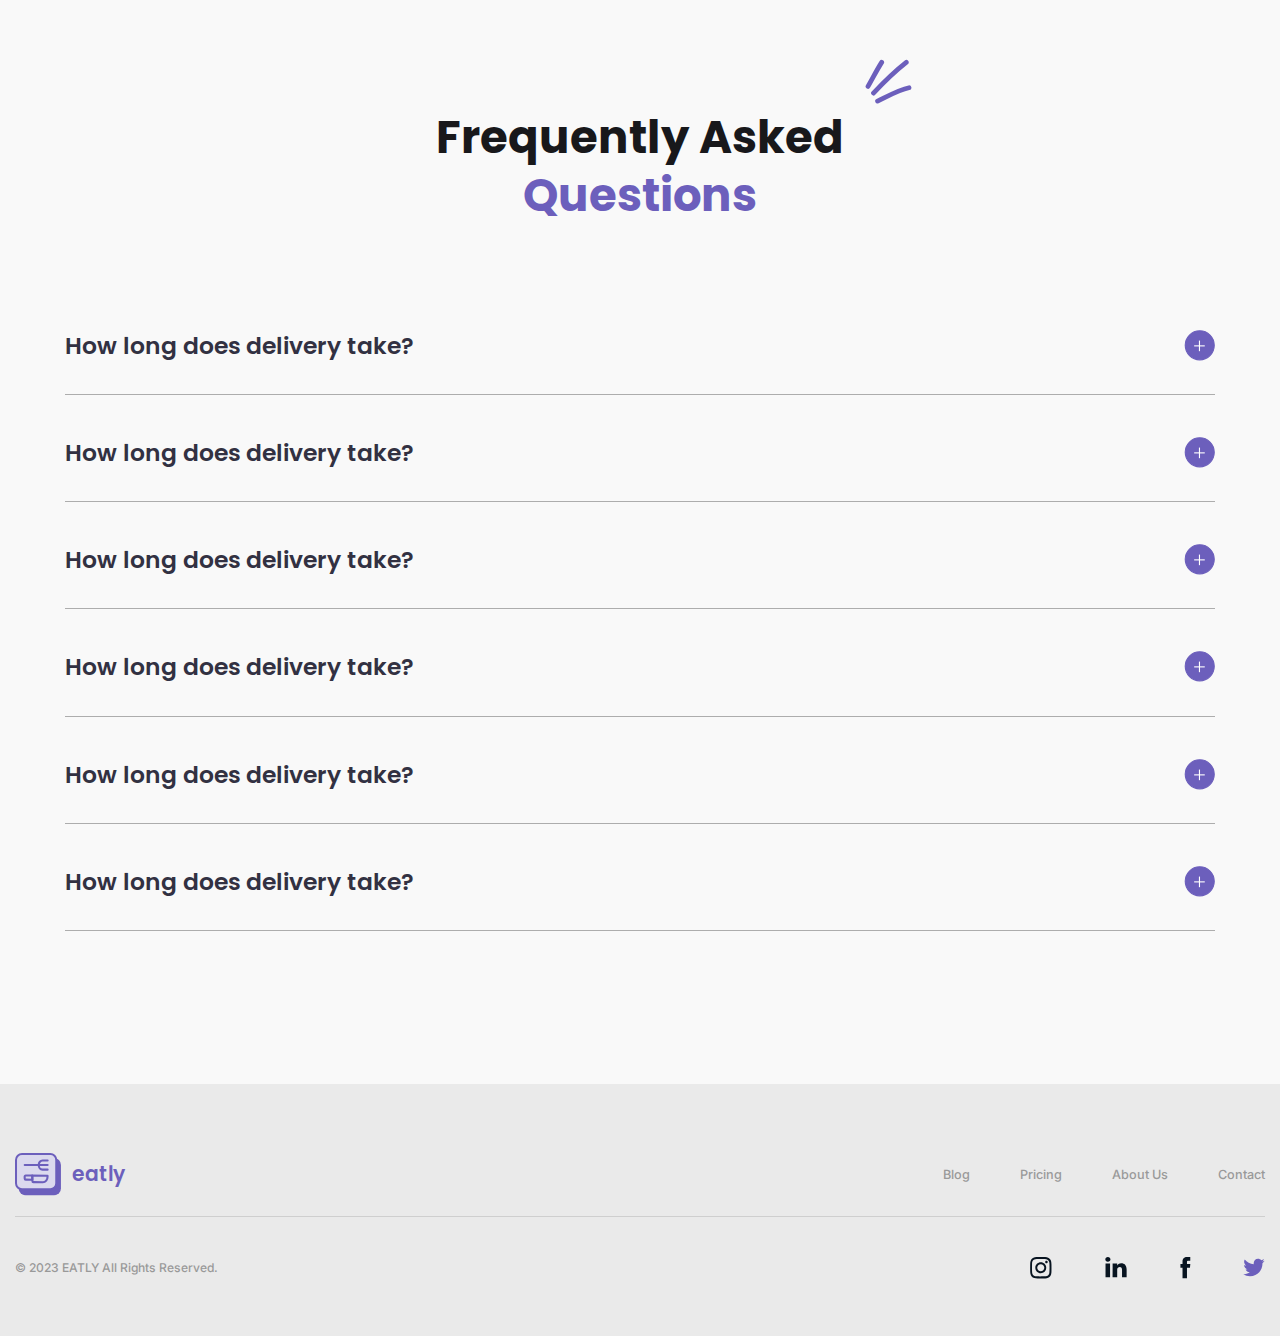
<file: restorant.html>
<!DOCTYPE html>
<html lang="en">

<head>
    <meta charset="UTF-8">
    <meta name="viewport" content="width=device-width, initial-scale=1.0">
    <link rel="stylesheet" href="css/swiper.css">
    <link rel="stylesheet" href="css/style.css">
    <title>Eatly</title>
</head>

<body>
    <div class="wrapper">
        <header class="header">
            <div class="container">
                <div class="header__row">
                    <div class="header__column">
                        <a href="" class="header__logo logo-header">
                            <div class="logo-header__icon">
                                <img src="images/index/logo.svg" alt="">
                            </div>
                            <div class="logo-header__title">eatly</div>
                        </a>
                    </div>
                    <div class="header__column">
                        <div class="header__icon">
                            <span></span>
                        </div>
                        <nav class="header__menu menu-header">
                            <ul class="menu-header__list">
                                <li><a href="" class="menu-header__link choosed">Menu</a></li>
                                <li><a href="" class="menu-header__link">Blog</a></li>
                                <li><a href="" class="menu-header__link">Pricing</a></li>
                                <li><a href="" class="menu-header__link">Contact</a></li>
                            </ul>
                        </nav>
                    </div>
                    <div class="header__column">
                        <div data-da="menu-header,last,768" class="header__user user-header">
                            <a href="" class="user-header__login">Login</a>
                            <a href="" class="user-header__reg">Sign up</a>
                        </div>
                    </div>
                </div>
            </div>
        </header>
        <main class="page">
            <div class="container">
                <div class="page__meal meal-page">
                    <div class="meal-page__body">
                        <div class="meal-page__image"><img src="images/restorant/01.png" alt=""></div>
                        <div class="meal-page__content contant-meal">
                            <div class="restourants-page__label contant-meal__label">Healthy</div>
                            <a href="" class="contant-meal__title">The Chicken King</a>
                            <div class="contant-meal__stat stat-meal-content">
                                <div class="stat-meal-content__time">24min •</div>
                                <div class="stat-meal-content__rate"><span>4.8</span></div>
                            </div>
                            <a href="" class="contant-meal__favorite"><img src="images/index/icons/favorite.svg"
                                    alt=""></a>
                        </div>
                    </div>
                </div>
                <div class="page__dish dish-page dish-page_popular">
                    <div class="dish-page__content-body dish-page__content-body_popular">
                        <div class="dish-page__head">
                            <div class="dish-page__title title dish-page__title_small">Popular 🔥</div>
                        </div>
                        <div class="dish-page__row dish-page__row_no-margin">
                            <div class="dish-page__column">
                                <div class="dish-page__body">
                                    <a href="" class="dish-page__heart">
                                        <img src="images/index/icons/heart.svg" alt="">
                                    </a>
                                    <div class="dish-page__image">
                                        <img src="images/index/block/04.png" alt="">
                                    </div>
                                    <div class="dish-page__content">
                                        <div class="dish-page__label">Healthy</div>
                                        <a href="" class="dish-page__sub-title">Chicken Hell</a>
                                        <div class="dish-page__info info-dish">
                                            <div class="info-dish__time">24min •</div>
                                            <div class="info-dish__rate"><span>4.8</span></div>
                                        </div>
                                        <div class="dish-page__footer footer-dish">
                                            <div class="footer-dish__cost">$12<span>.99</span></div>
                                            <a href="" class="footer-dish__add">
                                                <img src="images/index/icons/add.svg" alt="">
                                            </a>
                                        </div>
                                    </div>
                                </div>
                            </div>
                            <div class="dish-page__column">
                                <div class="dish-page__body">
                                    <a href="" class="dish-page__heart">
                                        <img src="images/index/icons/heart.svg" alt="">
                                    </a>
                                    <div class="dish-page__image">
                                        <img src="images/index/block/04.png" alt="">
                                    </div>
                                    <div class="dish-page__content">
                                        <div class="dish-page__label dish-page__label_green">Supreme</div>
                                        <a href="" class="dish-page__sub-title">Chicken Hell</a>
                                        <div class="dish-page__info info-dish">
                                            <div class="info-dish__time">24min •</div>
                                            <div class="info-dish__rate"><span>4.8</span></div>
                                        </div>
                                        <div class="dish-page__footer footer-dish">
                                            <div class="footer-dish__cost">$12<span>.99</span></div>
                                            <a href="" class="footer-dish__add">
                                                <img src="images/index/icons/add.svg" alt="">
                                            </a>
                                        </div>
                                    </div>
                                </div>
                            </div>
                            <div class="dish-page__column">
                                <div class="dish-page__body">
                                    <a href="" class="dish-page__heart">
                                        <img src="images/index/icons/heart.svg" alt="">
                                    </a>
                                    <div class="dish-page__image">
                                        <img src="images/index/block/04.png" alt="">
                                    </div>
                                    <div class="dish-page__content">
                                        <div class="dish-page__label">Healthy</div>
                                        <a href="" class="dish-page__sub-title">Chicken Hell</a>
                                        <div class="dish-page__info info-dish">
                                            <div class="info-dish__time">24min •</div>
                                            <div class="info-dish__rate"><span>4.8</span></div>
                                        </div>
                                        <div class="dish-page__footer footer-dish">
                                            <div class="footer-dish__cost">$12<span>.99</span></div>
                                            <a href="" class="footer-dish__add">
                                                <img src="images/index/icons/add.svg" alt="">
                                            </a>
                                        </div>
                                    </div>
                                </div>
                            </div>
                            <div class="dish-page__column">
                                <div class="dish-page__body">
                                    <a href="" class="dish-page__heart">
                                        <img src="images/index/icons/heart.svg" alt="">
                                    </a>
                                    <div class="dish-page__image">
                                        <img src="images/index/block/04.png" alt="">
                                    </div>
                                    <div class="dish-page__content">
                                        <div class="dish-page__label dish-page__label_red">Trending</div>
                                        <a href="" class="dish-page__sub-title">Chicken Hell</a>
                                        <div class="dish-page__info info-dish">
                                            <div class="info-dish__time">24min •</div>
                                            <div class="info-dish__rate"><span>4.8</span></div>
                                        </div>
                                        <div class="dish-page__footer footer-dish">
                                            <div class="footer-dish__cost">$12<span>.99</span></div>
                                            <a href="" class="footer-dish__add">
                                                <img src="images/index/icons/add.svg" alt="">
                                            </a>
                                        </div>
                                    </div>
                                </div>
                            </div>
                            <div class="dish-page__column">
                                <div class="dish-page__body">
                                    <a href="" class="dish-page__heart">
                                        <img src="images/index/icons/heart.svg" alt="">
                                    </a>
                                    <div class="dish-page__image">
                                        <img src="images/index/block/04.png" alt="">
                                    </div>
                                    <div class="dish-page__content">
                                        <div class="dish-page__label">Healthy</div>
                                        <a href="" class="dish-page__sub-title">Chicken Hell</a>
                                        <div class="dish-page__info info-dish">
                                            <div class="info-dish__time">24min •</div>
                                            <div class="info-dish__rate"><span>4.8</span></div>
                                        </div>
                                        <div class="dish-page__footer footer-dish">
                                            <div class="footer-dish__cost">$12<span>.99</span></div>
                                            <a href="" class="footer-dish__add">
                                                <img src="images/index/icons/add.svg" alt="">
                                            </a>
                                        </div>
                                    </div>
                                </div>
                            </div>
                        </div>
                    </div>
                </div>
                <div class="page__questions questions-page">
                    <div class="questions-page__title title">Frequently Asked <span>Questions</span></div>
                    <div class="questions-page__body">
                        <div class="questions-page__item item-questions">
                            <div class="item-questions__body">
                                <div class="item-questions__title">How long does delivery take?</div>
                                <a data-btn="1" href="" class="item-questions__icon"><img
                                        src="images/menu-page/icons/plus.svg" alt=""></a>
                            </div>
                            <div data-open="1" class="item-questions__content"><span>You Can Get Information By
                                    Contacting Our Support Team Have 24/7 Service. What’s The Difference Between Free
                                    And Paid Plan ?</span></div>
                        </div>
                        <div class="questions-page__item item-questions">
                            <div class="item-questions__body">
                                <div class="item-questions__title">How long does delivery take?</div>
                                <a data-btn="2" href="" class="item-questions__icon"><img
                                        src="images/menu-page/icons/plus.svg" alt=""></a>
                            </div>
                            <div data-open="2" class="item-questions__content"><span>You Can Get Information By
                                    Contacting Our Support Team Have 24/7 Service. What’s The Difference Between Free
                                    And Paid Plan ?</span></div>
                        </div>
                        <div class="questions-page__item item-questions">
                            <div class="item-questions__body">
                                <div class="item-questions__title">How long does delivery take?</div>
                                <a data-btn="3" href="" class="item-questions__icon"><img
                                        src="images/menu-page/icons/plus.svg" alt=""></a>
                            </div>
                            <div data-open="3" class="item-questions__content"><span>You Can Get Information By
                                    Contacting Our Support Team Have 24/7 Service. What’s The Difference Between Free
                                    And Paid Plan ?</span></div>
                        </div>
                        <div class="questions-page__item item-questions">
                            <div class="item-questions__body">
                                <div class="item-questions__title">How long does delivery take?</div>
                                <a data-btn="4" href="" class="item-questions__icon"><img
                                        src="images/menu-page/icons/plus.svg" alt=""></a>
                            </div>
                            <div data-open="4" class="item-questions__content"><span>You Can Get Information By
                                    Contacting Our Support Team Have 24/7 Service. What’s The Difference Between Free
                                    And Paid Plan ?</span></div>
                        </div>
                        <div class="questions-page__item item-questions">
                            <div class="item-questions__body">
                                <div class="item-questions__title">How long does delivery take?</div>
                                <a data-btn="5" href="" class="item-questions__icon"><img
                                        src="images/menu-page/icons/plus.svg" alt=""></a>
                            </div>
                            <div data-open="5" class="item-questions__content"><span>You Can Get Information By
                                    Contacting Our Support Team Have 24/7 Service. What’s The Difference Between Free
                                    And Paid Plan ?</span></div>
                        </div>
                        <div class="questions-page__item item-questions">
                            <div class="item-questions__body">
                                <div class="item-questions__title">How long does delivery take?</div>
                                <a data-btn="6" href="" class="item-questions__icon"><img
                                        src="images/menu-page/icons/plus.svg" alt=""></a>
                            </div>
                            <div data-open="6" class="item-questions__content"><span>You Can Get Information By
                                    Contacting Our Support Team Have 24/7 Service. What’s The Difference Between Free
                                    And Paid Plan ?</span></div>
                        </div>
                    </div>
                </div>
            </div>
        </main>
        <footer class="footer">
            <div class="container">
                <div class="footer__head head-footer">
                    <div class="head-footer__row">
                        <div class="head-footer__logo">
                            <a class="head-footer__icon" href=""><img src="images/index/logo.svg"></a>
                            <div class="head-footer__title">eatly</div>
                        </div>
                        <nav data-da="head-footer,last,768" class="head-footer__menu menu-footer">
                            <ul class="menu-footer__list">
                                <li><a href="" class="menu-footer__link">Blog</a></li>
                                <li><a href="" class="menu-footer__link">Pricing</a></li>
                                <li><a href="" class="menu-footer__link">About Us</a></li>
                                <li><a href="" class="menu-footer__link">Contact</a></li>
                            </ul>
                        </nav>
                    </div>
                </div>
                <div class="footer__bottom bottom-footer">
                    <div class="bottom-footer__row">
                        <div class="bottom-footer__copyright">© 2023 EATLY All Rights Reserved.</div>
                        <div data-da="head-footer__row,last,768" class="bottom-footer__social social-footer">
                            <a href="" class="social-footer__icon">
                                <img src="images/index/icons/social-media.svg" alt="">
                            </a>
                        </div>
                    </div>
                </div>
            </div>
        </footer>
    </div>
    <script src="js/libs/Swiper.js"></script>
    <script src="js/script.js"></script>
</body>

</html>
</file>
<file: css/style.css>
@import url("https://fonts.googleapis.com/css2?family=Inter:wght@500;700&family=Manrope:wght@400;500;700;800&family=Poppins:ital,wght@0,400;0,500;0,600;0,700;1,400&family=Public+Sans:wght@700&display=swap");
* {
  padding: 0;
  margin: 0;
  border: 0;
}

*, :after, :before {
  -webkit-box-sizing: border-box;
  box-sizing: border-box;
}

:active, :focus {
  outline: none;
}

a:active, a:focus {
  outline: none;
}

aside, footer, header, nav {
  display: block;
}

body, html {
  height: 100%;
  width: 100%;
  font-size: 100%;
  line-height: 1;
  font-size: 14px;
  -ms-text-size-adjust: 100%;
  -moz-text-size-adjust: 100%;
  -webkit-text-size-adjust: 100%;
}

button, input, textarea {
  font-family: inherit;
}

input::-ms-clean {
  display: none;
}

button {
  cursor: pointer;
}

button::-maz-focus-inner {
  padding: 0;
  border: 0;
}

a, a:visited {
  text-decoration: none;
}

a:hover {
  text-decoration: none;
}

ul li {
  list-style: none;
}

img {
  vertical-align: top;
}

h1, h2, h3, h4, h5, h6 {
  font-size: inherit;
  font-weight: 400;
}

.header {
  padding-top: 47px;
  position: relative;
  z-index: 10;
}
@media (max-width: 1024px) {
  .header {
    padding-top: 33px;
  }
}
.header__row {
  display: -webkit-box;
  display: -ms-flexbox;
  display: flex;
  -webkit-box-align: center;
      -ms-flex-align: center;
          align-items: center;
  border-bottom: 1px solid #CBCBCB;
  padding-bottom: 25.34px;
}
@media (max-width: 1024px) {
  .header__row {
    padding-bottom: 17.62px;
  }
}
.header__column:nth-child(2) {
  -webkit-box-flex: 1;
      -ms-flex: 1 1 auto;
          flex: 1 1 auto;
}
@media (max-width: 768px) {
  .header__column:nth-child(2) {
    display: -webkit-box;
    display: -ms-flexbox;
    display: flex;
    -webkit-box-align: center;
        -ms-flex-align: center;
            align-items: center;
    -webkit-box-pack: end;
        -ms-flex-pack: end;
            justify-content: flex-end;
  }
}
.header__menu {
  display: block;
}

.logo-header {
  display: -webkit-box;
  display: -ms-flexbox;
  display: flex;
  -webkit-box-align: center;
      -ms-flex-align: center;
          align-items: center;
  padding-right: 103px;
}
@media (max-width: 1024px) {
  .logo-header {
    padding-right: 73.44px;
  }
}
.logo-header__icon {
  display: inline-block;
  margin-right: 11px;
  -webkit-transition: all 0.3s ease 0s;
  transition: all 0.3s ease 0s;
}
@media (min-width: 992px) {
  .logo-header__icon:hover {
    -webkit-transform: scale(1.04);
            transform: scale(1.04);
  }
}
.logo-header__title {
  color: #6C5FBC;
  font-size: 21.176px;
  font-weight: 600;
  line-height: 130%;
}
@media (max-width: 1024px) {
  .logo-header__title {
    font-size: 15px;
  }
}
@media (max-width: 375px) {
  .logo-header__title {
    font-size: 21px;
  }
}

.menu-header__list {
  display: -webkit-box;
  display: -ms-flexbox;
  display: flex;
  -webkit-box-align: center;
      -ms-flex-align: center;
          align-items: center;
}
.menu-header__list li {
  margin-right: 53.5px;
}
@media (max-width: 1024px) {
  .menu-header__list li {
    margin-right: 38px;
  }
}
.menu-header__list li:last-child {
  margin: 0px 0px 0px 0px;
}
.menu-header__link {
  display: inline-block;
  color: #606060;
  font-family: "Inter", sans-serif;
  font-size: 17.829px;
  font-weight: 500;
  line-height: 26.743px;
  text-transform: capitalize;
}
@media (min-width: 992px) {
  .menu-header__link:hover {
    text-decoration: underline;
  }
}
@media (max-width: 1024px) {
  .menu-header__link {
    font-size: 12.5px;
  }
}
.menu-header__link.choosed {
  color: #6C5FBC;
  font-weight: 600;
}

.user-header {
  display: -webkit-box;
  display: -ms-flexbox;
  display: flex;
  -webkit-box-align: center;
      -ms-flex-align: center;
          align-items: center;
}
.user-header__login {
  display: inline-block;
  color: #606060;
  font-family: "Inter", sans-serif;
  font-size: 17.829px;
  font-weight: 700;
  line-height: 26.743px;
  text-transform: capitalize;
  margin-right: 35.56px;
}
@media (max-width: 1024px) {
  .user-header__login {
    font-size: 12.5px;
  }
}
@media (max-width: 425px) {
  .user-header__login {
    margin-right: 15px;
  }
}
.user-header__reg {
  display: inline-block;
  padding: 17.83px 26.74px;
  border-radius: 17.829px;
  background: #6C5FBC;
  color: #fff;
  font-family: "Inter", sans-serif;
  font-size: 17.829px;
  font-weight: 700;
  line-height: 26.743px;
  text-transform: capitalize;
  -webkit-transition: all 0.3s ease 0s;
  transition: all 0.3s ease 0s;
}
@media (min-width: 992px) {
  .user-header__reg:hover {
    background: #4c4099;
  }
}
@media (max-width: 1024px) {
  .user-header__reg {
    font-size: 12.5px;
  }
}
@media (max-width: 360px) {
  .user-header__reg {
    padding: 12px 20px;
  }
}

.header__icon {
  display: none;
}

@media (max-width: 768px) {
  .header__icon {
    z-index: 5;
    position: relative;
    width: 31px;
    height: 22px;
    display: block;
    cursor: pointer;
  }
  .header__icon span,
  .header__icon:before,
  .header__icon:after {
    background-color: #000;
    position: absolute;
    width: 100%;
    height: 12%;
    -webkit-transition: all 0.5s ease 0s;
    transition: all 0.5s ease 0s;
    border-radius: 10px;
  }
  .header__icon:before,
  .header__icon:after {
    content: "";
  }
  .header__icon:before {
    top: 0;
  }
  .header__icon:after {
    bottom: 0;
  }
  .header__icon span {
    top: 50%;
    -webkit-transform: scale(1) translate(0px, -50%);
            transform: scale(1) translate(0px, -50%);
  }
  .header__icon._active span {
    -webkit-transform: scale(0);
            transform: scale(0);
  }
  .header__icon._active:before {
    -webkit-transform: rotate(-45deg);
            transform: rotate(-45deg);
    top: 45%;
  }
  .header__icon._active:after {
    -webkit-transform: rotate(45deg);
            transform: rotate(45deg);
    bottom: 45%;
  }
  .menu-header {
    position: fixed;
    width: 100%;
    height: 100%;
    top: 0;
    left: -100%;
    -webkit-transition: all 0.3s ease 0s;
    transition: all 0.3s ease 0s;
    background-color: #c0bcbc;
    padding: 70px;
    display: -webkit-box;
    display: -ms-flexbox;
    display: flex;
    -webkit-box-orient: vertical;
    -webkit-box-direction: normal;
        -ms-flex-direction: column;
            flex-direction: column;
    -webkit-box-pack: justify;
        -ms-flex-pack: justify;
            justify-content: space-between;
  }
  .menu-header__list {
    -webkit-box-orient: vertical;
    -webkit-box-direction: normal;
        -ms-flex-direction: column;
            flex-direction: column;
    -webkit-box-align: center;
        -ms-flex-align: center;
            align-items: center;
    -webkit-box-pack: center;
        -ms-flex-pack: center;
            justify-content: center;
  }
  .menu-header__list li {
    margin: 0px 0px 50px 0px;
  }
  .menu-header__link {
    font-size: 30px;
  }
  .user-header {
    -webkit-box-pack: center;
        -ms-flex-pack: center;
            justify-content: center;
  }
  .user-header__login, .user-header__reg {
    font-size: 18px;
  }
  .menu-header._active {
    left: 0;
  }
}
.footer {
  margin-top: 153px;
  background: #EAEAEA;
}
@media (max-width: 768px) {
  .footer {
    margin-top: 198px;
  }
}
.footer__head {
  padding: 69px 0 20px 0;
  border-bottom: 1px solid rgba(129, 129, 129, 0.25);
}
@media (max-width: 768px) {
  .footer__head {
    padding: 55px 0 32px 0;
  }
}
.footer__bottom {
  padding: 40px 0 57px 0;
}
@media (max-width: 768px) {
  .footer__bottom {
    padding: 26px 0 36px 0;
  }
}

.head-footer__row {
  display: -webkit-box;
  display: -ms-flexbox;
  display: flex;
  -webkit-box-pack: justify;
      -ms-flex-pack: justify;
          justify-content: space-between;
  -webkit-box-align: center;
      -ms-flex-align: center;
          align-items: center;
}
@media (max-width: 768px) {
  .head-footer__row {
    margin-bottom: 53px;
  }
}
.head-footer__logo {
  display: -webkit-box;
  display: -ms-flexbox;
  display: flex;
  -webkit-box-align: center;
      -ms-flex-align: center;
          align-items: center;
}
.head-footer__icon {
  margin-right: 11px;
}
.head-footer__title {
  color: #6C5FBC;
  font-size: 20.284px;
  font-weight: 600;
  line-height: 130%;
}
@media (max-width: 425px) {
  .head-footer__title {
    font-size: 18px;
  }
}
.head-footer__menu {
  margin: 0;
}

.menu-footer__list {
  display: -webkit-box;
  display: -ms-flexbox;
  display: flex;
}
@media (max-width: 768px) {
  .menu-footer__list {
    -webkit-box-orient: vertical;
    -webkit-box-direction: normal;
        -ms-flex-direction: column;
            flex-direction: column;
  }
}
.menu-footer__list li {
  margin-right: 50px;
}
@media (max-width: 768px) {
  .menu-footer__list li {
    margin: 0 0 30px 0;
  }
}
.menu-footer__list li:last-child {
  margin: 0px 0px 0px 0px;
}
.menu-footer__link {
  color: #999;
  font-family: "Inter", sans-serif;
  font-size: 12.678px;
  font-weight: 500;
  line-height: 19.017px;
  text-transform: capitalize;
}
@media (max-width: 768px) {
  .menu-footer__link {
    color: #606060;
    font-size: 14px;
    line-height: 18.884px;
    text-transform: uppercase;
  }
}
@media (min-width: 992px) {
  .menu-footer__link:hover {
    text-decoration: underline;
  }
}

.bottom-footer__row {
  display: -webkit-box;
  display: -ms-flexbox;
  display: flex;
  -webkit-box-pack: justify;
      -ms-flex-pack: justify;
          justify-content: space-between;
  -webkit-box-align: center;
      -ms-flex-align: center;
          align-items: center;
}
@media (max-width: 768px) {
  .bottom-footer__row {
    -webkit-box-pack: center;
        -ms-flex-pack: center;
            justify-content: center;
  }
}
.bottom-footer__copyright {
  color: #999;
  font-family: "Inter", sans-serif;
  font-size: 12.089px;
  font-weight: 500;
  line-height: 17.778px;
}
@media (max-width: 768px) {
  .bottom-footer__copyright {
    font-size: 13px;
  }
}
.bottom-footer__social {
  margin: 0;
}

.social-footer__icon {
  display: block;
}
@media (max-width: 425px) {
  .social-footer__icon img {
    width: 115px;
    height: 16px;
  }
}

.ibg {
  background-repeat: no-repeat;
  background-size: cover;
  background-position: center;
}
.ibg img {
  display: none;
}

.title {
  color: var(--gray-900, #18181B);
  font-size: 50.923px;
  font-weight: 700;
  line-height: 58.198px;
  text-transform: capitalize;
}
.title span {
  color: #6C5FBC;
}
.title_left {
  -moz-text-align-last: left;
       text-align-last: left;
  font-size: 35px;
  font-weight: 600;
  line-height: 25px;
  margin-bottom: 75px;
}
.title_small {
  font-size: 35px;
}

.checkbox {
  display: inline-block;
  position: relative;
  margin-bottom: 30px;
}
.checkbox:last-child {
  margin: 0;
}
.checkbox__input {
  position: absolute;
  width: 0;
  height: 0;
  visibility: hidden;
  opacity: 0;
  /* &:checked+.checkbox__text {
      font-weight: 700;
      color: #e19b03;
  } */
}
.checkbox__input:checked + .checkbox__text::before {
  border: 2px solid #dc6d04;
}
.checkbox__input:checked + .checkbox__text::after {
  position: absolute;
  top: 5px;
  left: 5px;
  width: 10px;
  height: 10px;
  background-color: #dc6d04;
}
.checkbox__text {
  display: -webkit-inline-box;
  display: -ms-inline-flexbox;
  display: inline-flex;
  -webkit-box-align: center;
      -ms-flex-align: center;
          align-items: center;
  font-size: 20px;
  font-weight: 500;
  text-transform: uppercase;
  position: relative;
  cursor: pointer;
  /* -webkit-touch-callout: none; 
  -webkit-user-select: none;
  -khtml-user-select: none; 
  -moz-user-select: none; 
  -ms-user-select: none;  */
  -webkit-user-select: none;
     -moz-user-select: none;
      -ms-user-select: none;
          user-select: none;
}
.checkbox__text::before {
  content: "";
  -ms-flex-item-align: start;
      align-self: flex-start;
  left: 0;
  top: 0;
  width: 20px;
  height: 20px;
  -webkit-box-flex: 0;
      -ms-flex: 0 0 20px;
          flex: 0 0 20px;
  border: 1px solid #999999;
  margin-right: 10px;
}
.checkbox__text::after {
  content: "";
  -webkit-transition: all 0.3s ease 0s;
  transition: all 0.3s ease 0s;
}

.radiobutton {
  display: inline-block;
  position: relative;
  margin-bottom: 30px;
}
.radiobutton:last-child {
  margin: 0;
}
.radiobutton__input {
  position: absolute;
  width: 0;
  height: 0;
  opacity: 0;
  visibility: hidden;
}
.radiobutton__input:checked + .radiobutton__text::before {
  border: 2px solid #dc6d04;
}
.radiobutton__input:checked + .radiobutton__text::after {
  position: absolute;
  top: 5px;
  left: 5px;
  width: 10px;
  height: 10px;
  border-radius: 50%;
  background-color: #dc6d04;
}
.radiobutton__input:checked + .radiobutton__text {
  font-weight: 700;
  color: #e19b03;
}
.radiobutton__text {
  position: relative;
  display: -webkit-inline-box;
  display: -ms-inline-flexbox;
  display: inline-flex;
  -webkit-box-align: center;
      -ms-flex-align: center;
          align-items: center;
  font-size: 20px;
  font-weight: 500;
  text-transform: uppercase;
  cursor: pointer;
  -webkit-user-select: none;
     -moz-user-select: none;
      -ms-user-select: none;
          user-select: none;
}
.radiobutton__text::before {
  content: "";
  -ms-flex-item-align: start;
      align-self: flex-start;
  left: 0;
  top: 0;
  width: 20px;
  height: 20px;
  border-radius: 50%;
  -webkit-box-flex: 0;
      -ms-flex: 0 0 20px;
          flex: 0 0 20px;
  border: 1px solid #999999;
  margin-right: 10px;
}
.radiobutton__text::after {
  content: "";
  -webkit-transition: all 0.3s ease 0s;
  transition: all 0.3s ease 0s;
}

select {
  width: 0;
  height: 0;
  opacity: 0;
  visibility: hidden;
  display: none;
}

._select {
  display: block;
  border-radius: 12.565px;
  background: var(--greyscale-50, #FAFAFA);
  width: 175px;
  height: 35px;
  position: relative;
  display: -webkit-box;
  display: -ms-flexbox;
  display: flex;
  -webkit-box-align: center;
      -ms-flex-align: center;
          align-items: center;
  cursor: pointer;
  position: relative;
}
._select::after {
  content: "";
  position: absolute;
  width: 25px;
  height: 25px;
  top: 4px;
  right: 18px;
  background: url("../images/index/icons/select.svg");
  -webkit-transition: all 0.3s ease 0s;
  transition: all 0.3s ease 0s;
}
@media (max-width: 1024px) {
  ._select::after {
    width: 17px;
    height: 17px;
    top: 8.5px;
    right: 12px;
    background: url("../images/index/icons/select-2.svg");
  }
}
@media (max-width: 1024px) {
  ._select {
    width: 125px;
    height: 37px;
  }
}
._select__body {
  opacity: 0;
  visibility: hidden;
  position: absolute;
  border-radius: 12.565px;
  left: 0;
  top: 0px;
  width: 100%;
  background: var(--greyscale-50, #FAFAFA);
  -webkit-transition: all 0.3s ease 0s;
  transition: all 0.3s ease 0s;
  z-index: -1;
}
._select__body._active {
  z-index: 3;
  opacity: 1;
  visibility: visible;
  top: 35px;
}
._select__option {
  font-size: 20px;
  padding: 12px;
  -webkit-transition: all 0.3s ease 0s;
  transition: all 0.3s ease 0s;
}
@media (min-width: 992px) {
  ._select__option:hover {
    background-color: #44bbf7;
  }
}
@media (max-width: 1024px) {
  ._select__option {
    font-size: 13px;
  }
}
._select__selected {
  -webkit-box-flex: 1;
      -ms-flex: 1 1 auto;
          flex: 1 1 auto;
  color: var(--greyscale-900, #1A202C);
  text-align: center;
  font-family: "Manrope", sans-serif;
  font-size: 18.847px;
  font-weight: 600;
  line-height: 150%;
  letter-spacing: 0.628px;
  padding-right: 12px;
  -webkit-user-select: none;
     -moz-user-select: none;
      -ms-user-select: none;
          user-select: none;
}
@media (max-width: 1024px) {
  ._select__selected {
    font-size: 13px;
  }
}

._select._select_active::after {
  -webkit-transform: rotate(180deg);
          transform: rotate(180deg);
}

._select._error {
  -webkit-box-shadow: 0px 0px 3px red;
          box-shadow: 0px 0px 3px red;
}

.head-page__row {
  display: -webkit-box;
  display: -ms-flexbox;
  display: flex;
}
@media (max-width: 768px) {
  .head-page__row {
    -webkit-box-orient: vertical;
    -webkit-box-direction: normal;
        -ms-flex-direction: column;
            flex-direction: column;
  }
}
.head-page__column {
  -webkit-box-flex: 0;
      -ms-flex: 0 1 50%;
          flex: 0 1 50%;
}
.head-page__column:first-child {
  margin-right: 70px;
}
@media (max-width: 1230px) {
  .head-page__column:first-child {
    margin-right: 30px;
  }
}
@media (max-width: 768px) {
  .head-page__column:first-child {
    margin: 0 0 60px 0;
  }
}

@media (max-width: 768px) {
  .foods-head {
    display: -webkit-box;
    display: -ms-flexbox;
    display: flex;
    -webkit-box-orient: vertical;
    -webkit-box-direction: normal;
        -ms-flex-direction: column;
            flex-direction: column;
    -webkit-box-align: center;
        -ms-flex-align: center;
            align-items: center;
  }
}
.foods-head__item {
  margin-bottom: 12.6px;
  color: rgba(32, 31, 31, 0.2);
  font-size: 15px;
  font-weight: 600;
  line-height: 120%;
  letter-spacing: 1.422px;
  padding-left: 52px;
  position: relative;
}
.foods-head__item::before {
  content: "";
  position: absolute;
  width: 38px;
  height: 1px;
  top: 8px;
  left: 0;
  opacity: 0.2;
  background: #201F1F;
}
@media (max-width: 1024px) {
  .foods-head__item {
    font-size: 10.6px;
  }
}
@media (max-width: 425px) {
  .foods-head__item {
    color: #201F1F;
    font-size: 9px;
    padding-left: 45px;
  }
  .foods-head__item::before {
    width: 33px;
    height: 1px;
    top: 4px;
    left: 0;
    opacity: 1;
    background: #201F1F;
  }
}
.foods-head__title {
  margin-bottom: 11.38px;
  color: #201F1F;
  font-size: 75px;
  font-weight: 600;
  line-height: 120%;
  letter-spacing: -2.133px;
}
.foods-head__title span {
  color: #5C4EAE;
}
@media (max-width: 1170px) {
  .foods-head__title {
    font-size: 63px;
  }
}
@media (max-width: 1024px) {
  .foods-head__title {
    font-size: 53px;
  }
}
@media (max-width: 768px) {
  .foods-head__title {
    text-align: center;
  }
}
@media (max-width: 425px) {
  .foods-head__title {
    font-size: 46px;
    margin-bottom: 15px;
  }
}
.foods-head__text {
  margin-bottom: 37.42px;
  color: #676767;
  text-align: justify;
  font-family: "Inter", sans-serif;
  font-size: 18px;
  font-weight: 400;
  line-height: 21px;
  opacity: 0.7;
}
.foods-head__text a {
  color: #6155AE;
}
@media (max-width: 1024px) {
  .foods-head__text {
    font-size: 12px;
  }
}
@media (max-width: 768px) {
  .foods-head__text {
    text-align: center;
  }
}
@media (max-width: 425px) {
  .foods-head__text {
    font-size: 11px;
    margin-bottom: 41px;
  }
}
.foods-head__get-started {
  margin-bottom: 23.47px;
}

.get-started-foods {
  display: -webkit-box;
  display: -ms-flexbox;
  display: flex;
  -webkit-box-align: center;
      -ms-flex-align: center;
          align-items: center;
}
.get-started-foods__start {
  display: -webkit-inline-box;
  display: -ms-inline-flexbox;
  display: inline-flex;
  -webkit-box-align: center;
      -ms-flex-align: center;
          align-items: center;
  -webkit-box-pack: center;
      -ms-flex-pack: center;
          justify-content: center;
  width: 165px;
  height: 59px;
  border-radius: 12px;
  background: #6C5FBC;
  color: #FFF;
  font-size: 16px;
  font-weight: 500;
  letter-spacing: 0.116px;
  text-transform: capitalize;
  margin-right: 12.8px;
  -webkit-transition: all 0.3s ease 0s;
  transition: all 0.3s ease 0s;
}
@media (min-width: 992px) {
  .get-started-foods__start:hover {
    background: #4c4099;
  }
}
@media (max-width: 1024px) {
  .get-started-foods__start {
    font-size: 11px;
    width: 110px;
    height: 41px;
  }
}
@media (max-width: 425px) {
  .get-started-foods__start {
    font-size: 13px;
    width: 124px;
    height: 47px;
  }
}
.get-started-foods__pro {
  display: -webkit-inline-box;
  display: -ms-inline-flexbox;
  display: inline-flex;
  -webkit-box-align: center;
      -ms-flex-align: center;
          align-items: center;
  -webkit-box-pack: center;
      -ms-flex-pack: center;
          justify-content: center;
  border-radius: 12px;
  border: 1.067px solid #6C5FBC;
  width: 110px;
  height: 59px;
  color: #6C5FBC;
  font-size: 16px;
  font-weight: 500;
  letter-spacing: 0.116px;
  text-transform: capitalize;
  -webkit-transition: all 0.3s ease 0s;
  transition: all 0.3s ease 0s;
}
@media (min-width: 992px) {
  .get-started-foods__pro:hover {
    -webkit-transform: scale(1.05);
            transform: scale(1.05);
  }
}
@media (max-width: 1024px) {
  .get-started-foods__pro {
    font-size: 11px;
    width: 78px;
    height: 41px;
  }
}
@media (max-width: 425px) {
  .get-started-foods__pro {
    font-size: 11px;
    width: 88px;
    height: 47px;
  }
}

.rate-foods {
  display: -webkit-box;
  display: -ms-flexbox;
  display: flex;
}
@media (max-width: 1024px) {
  .rate-foods {
    max-width: 240px;
  }
}
.rate-foods__item {
  display: inline-block;
  margin-right: 14px;
}
.rate-foods__item img {
  max-width: 100%;
}
.rate-foods__stars {
  display: inline-block;
  margin-right: 7px;
  position: relative;
  top: 10px;
}
.rate-foods__stars img {
  max-width: 100%;
}
.rate-foods__count {
  color: #334155;
  font-size: 16px;
  font-weight: 500;
  line-height: 17.067px;
  position: relative;
  opacity: 0.7;
  top: 11px;
}
@media (max-width: 1024px) {
  .rate-foods__count {
    font-size: 11px;
  }
}

.dish-head {
  display: -webkit-box;
  display: -ms-flexbox;
  display: flex;
  -webkit-box-orient: vertical;
  -webkit-box-direction: normal;
      -ms-flex-direction: column;
          flex-direction: column;
  -webkit-box-align: center;
      -ms-flex-align: center;
          align-items: center;
  position: relative;
  padding-top: 20px;
  height: 100%;
}
@media (max-width: 768px) {
  .dish-head {
    width: 300px;
    margin: 0px auto;
  }
}
@media (max-width: 425px) {
  .dish-head {
    width: 100%;
  }
}
.dish-head__body {
  width: 422px;
  height: 422px;
  border-radius: 50%;
  background: linear-gradient(137deg, #6C5FBC 4.83%, #5144A0 98.22%);
  position: relative;
}
@media (max-width: 1024px) {
  .dish-head__body {
    width: 300px;
    height: 300px;
  }
}
@media (max-width: 425px) {
  .dish-head__body {
    width: 200px;
    height: 200px;
  }
}
.dish-head__body::after {
  content: "";
  position: absolute;
  z-index: -1;
  width: 101px;
  height: 97px;
  top: 50px;
  right: -55px;
  background: url("../images/index/decor/02.svg");
}
@media (max-width: 1024px) {
  .dish-head__body::after {
    width: 71px;
    height: 69px;
    right: -40px;
    background: url("../images/index/decor/1024/02.svg");
  }
}
@media (max-width: 425px) {
  .dish-head__body::after {
    width: 47px;
    height: 46px;
    right: -25px;
    top: 30px;
    background: url("../images/index/decor/425/02.svg");
  }
}
.dish-head__image {
  position: relative;
  top: 9px;
  right: 21px;
}
.dish-head__image img {
  max-width: 100%;
}
@media (max-width: 1024px) {
  .dish-head__image img {
    width: 300px;
    height: 300px;
  }
}
@media (max-width: 425px) {
  .dish-head__image img {
    width: 200px;
    height: 200px;
  }
}
@media (max-width: 1024px) {
  .dish-head__image {
    top: 12px;
    right: 16px;
  }
}
@media (max-width: 425px) {
  .dish-head__image {
    top: 9px;
    right: 10px;
  }
}
.dish-head__meal {
  padding: 4px 16px 0px 16px;
  position: relative;
}
.dish-head__meal::after {
  content: "";
  position: absolute;
  z-index: 2;
  width: 41px;
  height: 28px;
  top: -30px;
  right: -40px;
  background: url("../images/index/decor/01.svg");
}
@media (max-width: 1024px) {
  .dish-head__meal {
    padding: 2px 11px;
  }
  .dish-head__meal::after {
    display: none;
  }
}
@media (max-width: 425px) {
  .dish-head__meal {
    padding: 2px 7px;
  }
}
.dish-head__stat {
  padding: 13px 0 11px 0;
  position: relative;
}
@media (max-width: 425px) {
  .dish-head__stat {
    padding: 5px 0 5px 0;
  }
}
.dish-head__stat::before {
  content: "";
  position: absolute;
  z-index: 4;
  width: 38px;
  height: 33px;
  bottom: -30px;
  left: -35px;
  background: url("../images/index/decor/03.svg");
}
@media (max-width: 1024px) {
  .dish-head__stat::before {
    width: 27px;
    height: 23px;
    bottom: -20px;
    left: -22px;
    background: url("../images/index/decor/1024/03.svg");
  }
}
@media (max-width: 425px) {
  .dish-head__stat::before {
    width: 18px;
    height: 15px;
    bottom: -12px;
    left: -12px;
    background: url("../images/index/decor/425/03.svg");
  }
}

.meal-dish {
  border-radius: 11.667px;
  background: var(--Full-White, #FFF);
  position: absolute;
  top: -30px;
  right: 0;
  display: -webkit-box;
  display: -ms-flexbox;
  display: flex;
  -webkit-box-align: center;
      -ms-flex-align: center;
          align-items: center;
  -webkit-transition: all 0.3s ease 0s;
  transition: all 0.3s ease 0s;
}
@media (max-width: 1024px) {
  .meal-dish {
    top: -10px;
  }
}
@media (max-width: 768px) {
  .meal-dish {
    top: 0;
    right: -60px;
  }
}
@media (max-width: 425px) {
  .meal-dish {
    right: 25px;
  }
}
.meal-dish__image {
  margin-right: 13px;
}
.meal-dish__image img {
  max-width: 100%;
}
@media (max-width: 1024px) {
  .meal-dish__image img {
    max-width: 52px;
    max-height: 57px;
  }
}
@media (max-width: 425px) {
  .meal-dish__image img {
    width: 34px;
    height: 38px;
  }
}
.meal-dish__body {
  display: -webkit-box;
  display: -ms-flexbox;
  display: flex;
  -webkit-box-orient: vertical;
  -webkit-box-direction: normal;
      -ms-flex-direction: column;
          flex-direction: column;
  position: relative;
}
@media (max-width: 1024px) {
  .meal-dish__body::after {
    content: "";
    position: absolute;
    width: 31px;
    height: 20px;
    top: -30px;
    right: -40px;
    background: url("../images/index/decor/1024/01.svg");
  }
}
@media (max-width: 425px) {
  .meal-dish__body::after {
    width: 19px;
    height: 13px;
    right: -25px;
    top: -20px;
    background: url("../images/index/decor/425/01.svg");
  }
}
.meal-dish__title {
  color: var(--Black-Color, #323142);
  -webkit-font-feature-settings: "clig" off, "liga" off;
          font-feature-settings: "clig" off, "liga" off;
  font-size: 15px;
  font-weight: 600;
  line-height: 140%;
}
@media (max-width: 1024px) {
  .meal-dish__title {
    font-size: 11px;
  }
}
@media (max-width: 425px) {
  .meal-dish__title {
    font-size: 7px;
    margin-bottom: 3px;
  }
}
.meal-dish__item {
  color: var(--Black-Color, #323142);
  -webkit-font-feature-settings: "clig" off, "liga" off;
          font-feature-settings: "clig" off, "liga" off;
  font-size: 10px;
  font-weight: 500;
  line-height: 140%;
}
@media (max-width: 1024px) {
  .meal-dish__item {
    font-size: 7px;
  }
}
@media (max-width: 425px) {
  .meal-dish__item {
    font-size: 4.5px;
  }
}
.meal-dish__data {
  color: var(--Dark-Grey, #ACADB9);
  -webkit-font-feature-settings: "clig" off, "liga" off;
          font-feature-settings: "clig" off, "liga" off;
  font-size: 11px;
  font-weight: 500;
  line-height: 140%;
  margin-left: 174px;
}
@media (max-width: 1024px) {
  .meal-dish__data {
    font-size: 7px;
    margin-left: 123px;
  }
}
@media (max-width: 425px) {
  .meal-dish__data {
    font-size: 5px;
    margin-left: 82px;
  }
}

.stat-dish {
  position: absolute;
  bottom: 0;
  left: 0;
  width: 206px;
  border-radius: 16.759px;
  border: 0.278px solid var(--greyscale-200, #EDF2F7);
  background: var(--others-white, #FFF);
  -webkit-box-shadow: 14.12048px 18.82731px 37.65462px 0px rgba(26, 32, 44, 0.15);
          box-shadow: 14.12048px 18.82731px 37.65462px 0px rgba(26, 32, 44, 0.15);
  -webkit-transition: all 0.3s ease 0s;
  transition: all 0.3s ease 0s;
}
@media (max-width: 1024px) {
  .stat-dish {
    max-width: 150px;
  }
}
@media (max-width: 768px) {
  .stat-dish {
    bottom: -50px;
    left: -50px;
  }
}
@media (max-width: 425px) {
  .stat-dish {
    bottom: -28px;
    left: 30px;
    max-width: 100px;
  }
}
.stat-dish__menu {
  padding: 0 25px;
  margin-bottom: 30px;
}
@media (max-width: 1024px) {
  .stat-dish__menu {
    padding: 0 17px;
    margin-bottom: 20px;
  }
}
@media (max-width: 425px) {
  .stat-dish__menu {
    padding: 0 5px;
    margin-bottom: 16px;
  }
}
.stat-dish__graph {
  margin-bottom: 16px;
}
@media (max-width: 1024px) {
  .stat-dish__graph {
    margin-bottom: 11px;
  }
}
.stat-dish__select {
  padding: 0 25px 0 19px;
}

.menu-stat {
  display: -webkit-box;
  display: -ms-flexbox;
  display: flex;
  -webkit-box-pack: center;
      -ms-flex-pack: center;
          justify-content: center;
  -webkit-box-align: center;
      -ms-flex-align: center;
          align-items: center;
}
.menu-stat__option {
  display: inline-block;
  margin-right: 17px;
  color: #828282;
  text-align: center;
  font-size: 6.85px;
  letter-spacing: 0.068px;
}
@media (max-width: 1024px) {
  .menu-stat__option {
    margin-right: 10px;
    font-size: 4.8px;
  }
}
@media (max-width: 425px) {
  .menu-stat__option {
    font-size: 3px;
    margin-right: 5px;
  }
}
.menu-stat__option:last-child {
  margin: 0px 0px 0px 0px;
}
.menu-stat__option._choosed {
  padding: 4px 11px;
  color: #fff;
  border-radius: 14.655px;
  background: #6C5FBC;
}
@media (max-width: 1024px) {
  .menu-stat__option._choosed {
    padding: 3px 9px;
  }
}
@media (max-width: 425px) {
  .menu-stat__option._choosed {
    padding: 2px 5px;
  }
}

.graph-stat {
  position: relative;
  -webkit-user-select: none;
     -moz-user-select: none;
      -ms-user-select: none;
          user-select: none;
}
.graph-stat__value {
  position: absolute;
  top: 5px;
  right: 9.87px;
  color: #FFF;
  font-size: 5.55px;
  font-weight: 600;
  padding: 1.85px 4px;
  border-radius: 16.759px;
  background: #6C5FBC;
}
.graph-stat__value::after {
  content: "";
  position: absolute;
  width: 9px;
  height: 9px;
  top: 10.5px;
  left: -12px;
  border-radius: 50%;
  background: #6C5FBC;
}
@media (max-width: 1024px) {
  .graph-stat__value {
    font-size: 4px;
    font-weight: 400;
  }
  .graph-stat__value::after {
    width: 6px;
    height: 6px;
    top: 9px;
    left: -1.8px;
  }
}
@media (max-width: 425px) {
  .graph-stat__value {
    font-size: 3px;
    right: 0;
    top: 0;
  }
  .graph-stat__value::after {
    width: 4px;
    height: 5px;
    top: 9px;
    left: -3.5px;
  }
}
.graph-stat__bg img {
  max-width: 100%;
}

.select-stat {
  display: -webkit-box;
  display: -ms-flexbox;
  display: flex;
  -webkit-box-pack: center;
      -ms-flex-pack: center;
          justify-content: center;
  -webkit-box-align: center;
      -ms-flex-align: center;
          align-items: center;
}
.select-stat__item {
  display: block;
  color: #b6b3b3;
  font-size: 6.351px;
  margin-right: 22px;
}
@media (max-width: 1024px) {
  .select-stat__item {
    margin-right: 15px;
  }
}
@media (max-width: 425px) {
  .select-stat__item {
    margin-right: 10px;
    font-size: 3px;
  }
}
.select-stat__item:last-child {
  margin: 0px 0px 0px 0px;
}
.select-stat__item._choosed {
  padding: 5px 8px;
  border-radius: 16.759px;
  background: rgba(156, 155, 155, 0.92);
  color: #151515;
  font-size: 6.351px;
  font-weight: 700;
}
@media (max-width: 1024px) {
  .select-stat__item._choosed {
    padding: 4px 6.5px;
  }
}
@media (max-width: 425px) {
  .select-stat__item._choosed {
    padding: 2px 4px;
    font-size: 3px;
  }
}

.info-page {
  position: relative;
}
.info-page__row {
  display: -webkit-box;
  display: -ms-flexbox;
  display: flex;
  position: relative;
  z-index: 2;
  max-width: 1020px;
  margin: 0px auto;
  padding: 0 10px;
}
@media (max-width: 1024px) {
  .info-page__row {
    max-width: 820px;
  }
}
@media (max-width: 375px) {
  .info-page__row {
    -webkit-box-orient: vertical;
    -webkit-box-direction: normal;
        -ms-flex-direction: column;
            flex-direction: column;
    padding: 90px 0 82px 0;
  }
}
.info-page__column {
  -webkit-box-flex: 1;
      -ms-flex: 1 1 33.333%;
          flex: 1 1 33.333%;
  display: -webkit-box;
  display: -ms-flexbox;
  display: flex;
  -webkit-box-align: center;
      -ms-flex-align: center;
          align-items: center;
  -webkit-box-orient: vertical;
  -webkit-box-direction: normal;
      -ms-flex-direction: column;
          flex-direction: column;
  margin: 57px 10px;
  border-right: 1px solid rgba(197, 197, 197, 0.15);
}
.info-page__column:last-child {
  border-right: none;
}
@media (max-width: 1024px) {
  .info-page__column {
    margin: 40px 0;
  }
}
@media (max-width: 375px) {
  .info-page__column {
    margin: 0px 0px 0px 0px;
    padding-bottom: 60px;
    padding-top: 60px;
    position: relative;
  }
  .info-page__column::after {
    content: "";
    position: absolute;
    width: 246px;
    height: 1px;
    left: 50%;
    -webkit-transform: translate(-50%, 0);
            transform: translate(-50%, 0);
    bottom: 0;
    opacity: 0.15;
    background: #C5C5C5;
  }
  .info-page__column:first-child {
    padding-top: 0;
  }
  .info-page__column:last-child {
    padding-bottom: 0;
  }
  .info-page__column:last-child::after {
    content: "";
    display: none;
  }
}
.info-page__title {
  font-family: "Public Sans", sans-serif;
  color: var(--base-white, #FFF);
  text-align: center;
  font-size: 43.2px;
  font-weight: 700;
  line-height: 54px;
  margin-bottom: 10px;
}
@media (max-width: 1024px) {
  .info-page__title {
    font-size: 30px;
    margin-bottom: 7px;
  }
}
@media (max-width: 768px) {
  .info-page__title {
    font-size: 26px;
    margin-bottom: 4px;
  }
}
@media (max-width: 375px) {
  .info-page__title {
    font-size: 43px;
  }
}
.info-page__text {
  display: inline-block;
  color: #C5BFED;
  text-align: center;
  font-family: "Inter", sans-serif;
  font-size: 14.4px;
  font-weight: 500;
  line-height: 21.6px;
  max-width: 208px;
}
@media (max-width: 1024px) {
  .info-page__text {
    font-size: 10px;
    max-width: 150px;
  }
}
@media (max-width: 768px) {
  .info-page__text {
    font-size: 9px;
    line-height: auto;
  }
}
@media (max-width: 600px) {
  .info-page__text {
    max-width: 120px;
  }
}
@media (max-width: 375px) {
  .info-page__text {
    font-size: 14px;
    max-width: 206px;
  }
}
.info-page__bg {
  position: absolute;
  width: 100%;
  height: 100%;
  top: 0;
  left: 0;
}

.app-page {
  position: relative;
}
@media (max-width: 375px) {
  .app-page::after {
    content: "";
    position: absolute;
    width: 100%;
    height: 1px;
    bottom: 0px;
    left: 0;
    background-color: #CBCBCB;
  }
}
.app-page__row {
  display: -webkit-box;
  display: -ms-flexbox;
  display: flex;
  -webkit-box-align: center;
      -ms-flex-align: center;
          align-items: center;
  padding-bottom: 120px;
  border-bottom: 1px solid #CBCBCB;
}
@media (max-width: 1024px) {
  .app-page__row {
    padding-bottom: 85px;
  }
}
@media (max-width: 650px) {
  .app-page__row {
    -webkit-box-orient: vertical;
    -webkit-box-direction: reverse;
        -ms-flex-direction: column-reverse;
            flex-direction: column-reverse;
    -webkit-box-align: center;
        -ms-flex-align: center;
            align-items: center;
  }
}
@media (max-width: 375px) {
  .app-page__row {
    border-bottom: none;
  }
}
.app-page__column:first-child {
  -webkit-box-flex: 1;
      -ms-flex: 1 1 auto;
          flex: 1 1 auto;
  margin-right: 30px;
}
@media (max-width: 650px) {
  .app-page__column:first-child {
    margin: 0px 0px 0px 0px;
  }
}
.app-page__column:last-child {
  -webkit-box-flex: 0;
      -ms-flex: 0 1 560px;
          flex: 0 1 560px;
  position: relative;
}
.app-page__column:last-child::before {
  content: "";
  position: absolute;
  z-index: 3;
  bottom: -65px;
  left: 160px;
  width: 169px;
  height: 61px;
  background: url("../images/index/decor/05.png");
}
@media (max-width: 1024px) {
  .app-page__column:last-child::before {
    width: 122px;
    height: 44px;
    bottom: -45px;
    left: 110px;
    background: url("../images/index/decor/1024/05.png");
  }
}
@media (max-width: 425px) {
  .app-page__column:last-child::before {
    display: none;
  }
}
@media (max-width: 1024px) {
  .app-page__column:last-child {
    -webkit-box-flex: 0;
        -ms-flex: 0 1 400px;
            flex: 0 1 400px;
  }
}
@media (max-width: 650px) {
  .app-page__column:last-child {
    -webkit-box-flex: 1;
        -ms-flex: 1 1 auto;
            flex: 1 1 auto;
    display: -webkit-box;
    display: -ms-flexbox;
    display: flex;
    -webkit-box-orient: vertical;
    -webkit-box-direction: normal;
        -ms-flex-direction: column;
            flex-direction: column;
    -webkit-box-align: center;
        -ms-flex-align: center;
            align-items: center;
    margin-bottom: 110px;
  }
  .app-page__column:last-child::before {
    display: none;
  }
}
.app-page__mobile {
  display: inline-block;
  position: relative;
}
.app-page__mobile::after {
  content: "";
  position: absolute;
  width: 52px;
  height: 61px;
  right: -60px;
  top: -12px;
  background: url("../images/index/decor/04.svg");
}
@media (max-width: 1024px) {
  .app-page__mobile::after {
    width: 37px;
    height: 43px;
    right: -40px;
    background: url("../images/index/decor/1024/04.svg");
  }
}
@media (max-width: 1024px) {
  .app-page__mobile img {
    max-width: 216px;
  }
}
@media (max-width: 425px) {
  .app-page__mobile img {
    max-width: 170px;
  }
  .app-page__mobile::before {
    content: "";
    position: absolute;
    width: 33px;
    height: 113px;
    top: -130px;
    left: -20px;
    background: url("../images/index/decor/425/04.png");
  }
}
.app-page__title {
  padding-right: 30px;
  margin-bottom: 50px;
}
@media (max-width: 1024px) {
  .app-page__title {
    font-size: 36px;
    margin-bottom: 38px;
  }
}
@media (max-width: 768px) {
  .app-page__title {
    margin-bottom: 16px;
  }
}
@media (max-width: 650px) {
  .app-page__title {
    text-align: center;
    padding: 0;
    font-size: 30px;
    margin-bottom: 30px;
  }
}
.app-page__body {
  margin-bottom: 66px;
}
@media (max-width: 1024px) {
  .app-page__body {
    margin-bottom: 46px;
  }
}
@media (max-width: 768px) {
  .app-page__body {
    margin-bottom: 26px;
  }
}
@media (max-width: 375px) {
  .app-page__body {
    margin-bottom: 35px;
  }
}

.body-app__text {
  color: #676767;
  font-family: "Inter", sans-serif;
  font-size: 20.335px;
  font-weight: 400;
  line-height: 30.502px;
}
.body-app__text p {
  position: relative;
  padding-left: 25px;
  margin-bottom: 27px;
}
.body-app__text p:last-child {
  margin: 0px 0px 0px 0px;
}
.body-app__text p::before {
  content: "";
  position: absolute;
  top: 12px;
  left: 7px;
  width: 5px;
  height: 5px;
  border-radius: 50%;
  background-color: #676767;
}
@media (max-width: 1024px) {
  .body-app__text p {
    margin-bottom: 19px;
  }
}
@media (max-width: 375px) {
  .body-app__text p {
    margin-bottom: 16px;
  }
}
@media (max-width: 1024px) {
  .body-app__text {
    font-size: 14.5px;
  }
}
@media (max-width: 768px) {
  .body-app__text {
    font-size: 14px;
    line-height: 26px;
  }
}
@media (max-width: 375px) {
  .body-app__text {
    font-size: 11px;
  }
}
.body-app__install {
  padding: 20px 26px;
  color: #FFF;
  text-align: center;
  font-size: 18.062px;
  font-weight: 500;
  line-height: 22.577px;
  text-transform: capitalize;
  border-radius: 14.675px;
  background: #6C5FBC;
  position: relative;
  -webkit-transition: all 0.3s ease 0s;
  transition: all 0.3s ease 0s;
}
@media (min-width: 992px) {
  .body-app__install:hover {
    background: #4c4099;
  }
}
.body-app__install span {
  padding-right: 41px;
}
@media (max-width: 1024px) {
  .body-app__install span {
    padding-right: 33px;
  }
}
.body-app__install::after {
  content: "";
  position: absolute;
  width: 27px;
  height: 27px;
  right: 26px;
  top: 50%;
  -webkit-transform: translate(0, -50%);
          transform: translate(0, -50%);
  background: url("../images/index/icons/arrow.svg");
}
@media (max-width: 1024px) {
  .body-app__install::after {
    width: 19px;
    height: 19px;
    background: url("../images/index/icons/arrow-2.svg");
  }
}
@media (max-width: 1024px) {
  .body-app__install {
    font-size: 13px;
    padding: 14px 18px;
  }
}
@media (max-width: 375px) {
  .body-app__install {
    font-size: 12px;
    padding: 13px 17px;
  }
}

.reviews-page__title {
  text-align: center;
  margin-bottom: 56px;
}
@media (max-width: 1024px) {
  .reviews-page__title {
    font-size: 32px;
    line-height: 18%;
  }
}
.reviews-page__slide {
  height: 169px;
  background-color: #fff;
  border-radius: 10px;
}
.reviews-page__body {
  padding: 27px 35px 27px 30px;
}
@media (max-width: 375px) {
  .reviews-page__body {
    padding: 22px 25px;
  }
}
.reviews-page__user {
  margin-bottom: 25px;
}
.reviews-page__text {
  color: #969696;
  text-align: justify;
  font-size: 12.8px;
  font-style: italic;
  font-weight: 400;
  line-height: 18.572px;
  margin-bottom: 22px;
}
@media (max-width: 375px) {
  .reviews-page__text {
    font-size: 10px;
    margin-bottom: 22px;
  }
}
.reviews-page__rate {
  display: inline-block;
}

.user-review {
  height: 0;
  opacity: 0;
  visibility: hidden;
  -webkit-transition: all 0.3s ease 0s;
  transition: all 0.3s ease 0s;
}
.user-review__icon {
  border-radius: 50%;
  margin-right: 20px;
}
.user-review__icon img {
  border-radius: 50%;
}
@media (max-width: 1024px) {
  .user-review__icon {
    margin-right: 15px;
  }
}

.info-review-user {
  -webkit-box-flex: 1;
      -ms-flex: 1 1 auto;
          flex: 1 1 auto;
}
.info-review-user__name {
  color: #030314;
  font-size: 14.858px;
  font-weight: 500;
  line-height: 22.286px;
}
@media (max-width: 375px) {
  .info-review-user__name {
    font-size: 12px;
    white-space: nowrap;
  }
}
.info-review-user__item {
  color: #5E5D5D;
  font-size: 11.886px;
  font-weight: 500;
  line-height: 18.572px;
}
@media (max-width: 375px) {
  .info-review-user__item {
    font-size: 9px;
    white-space: nowrap;
  }
}

.swiper-slide-active .user-review {
  opacity: 1;
  visibility: visible;
  display: -webkit-box;
  display: -ms-flexbox;
  display: flex;
  -webkit-box-align: center;
      -ms-flex-align: center;
          align-items: center;
  height: auto;
}

.page__menu {
  padding-top: 120px;
}
@media (max-width: 1024px) {
  .page__menu {
    padding-top: 81px;
  }
}
.page__questions {
  padding-top: 196px;
}

.menu-page {
  display: -webkit-box;
  display: -ms-flexbox;
  display: flex;
  -webkit-box-pack: justify;
      -ms-flex-pack: justify;
          justify-content: space-between;
}
.menu-page__body {
  -webkit-box-flex: 0;
      -ms-flex: 0 1 758px;
          flex: 0 1 758px;
  display: -webkit-box;
  display: -ms-flexbox;
  display: flex;
  -webkit-box-orient: vertical;
  -webkit-box-direction: normal;
      -ms-flex-direction: column;
          flex-direction: column;
  -webkit-box-pack: justify;
      -ms-flex-pack: justify;
          justify-content: space-between;
  position: relative;
}
.menu-page__body::before {
  content: "";
  position: absolute;
  width: 47px;
  height: 45px;
  top: -37px;
  right: 20px;
  background: url("../images/menu-page/decor/01.svg");
}
@media (max-width: 1024px) {
  .menu-page__body {
    -webkit-box-flex: 1;
        -ms-flex: 1 1 auto;
            flex: 1 1 auto;
  }
}
.menu-page__aside {
  -webkit-box-flex: 0;
      -ms-flex: 0 1 380px;
          flex: 0 1 380px;
  border-radius: 23.801px;
  background: var(--others-white, #FFF);
  -webkit-box-shadow: 5.71212px 9.5202px 28.5606px 0.95202px rgba(108, 95, 188, 0.12);
          box-shadow: 5.71212px 9.5202px 28.5606px 0.95202px rgba(108, 95, 188, 0.12);
}
@media (max-width: 1024px) {
  .menu-page__aside {
    position: fixed;
    z-index: 2;
    right: 30px;
    top: 200px;
    -webkit-box-flex: 1;
        -ms-flex: 1 1 auto;
            flex: 1 1 auto;
    opacity: 0;
    visibility: hidden;
    right: -100%;
    -webkit-transition: all 0.3s ease 0s;
    transition: all 0.3s ease 0s;
  }
}
.menu-page__filter {
  padding: 32px 32px 39px 32px;
}
@media (max-width: 1024px) {
  .menu-page__filter {
    padding: 22px 23px 27px 23px;
  }
}

.body-menu__slider-container {
  max-width: 758px;
  padding-bottom: 143px;
  overflow: hidden;
  border-radius: 18.693px;
}
@media (max-width: 1024px) {
  .body-menu__slider-container {
    padding-bottom: 100px;
    margin: 0px auto;
  }
}
.body-menu__bottom {
  margin: 0;
}

.slider-body__slide {
  padding: 30px 0 29px 61px;
  border-radius: 18.693px;
  background-color: #6C5FBC;
  position: relative;
}
@media (max-width: 1024px) {
  .slider-body__slide {
    padding: 31px 0 30px 55px;
    font-size: 53px;
    line-height: 0.9;
  }
}
.slider-body__title {
  color: var(--BG, #F7F8FA);
  font-size: 74.996px;
  font-weight: 800;
}
.slider-body__title span {
  display: block;
  color: #7C6FCD;
  font-size: 87.419px;
  font-weight: 800;
}
@media (max-width: 1024px) {
  .slider-body__title span {
    font-size: 62px;
  }
}
@media (max-width: 1024px) {
  .slider-body__title {
    font-size: 53px;
  }
}
.slider-body__image {
  position: absolute;
  top: 25px;
  right: 25px;
}
@media (max-width: 1024px) {
  .slider-body__image img {
    width: 180px;
    height: 180px;
  }
}

.bottom-body__form {
  margin-bottom: 35px;
}
@media (max-width: 1024px) {
  .bottom-body__form {
    margin-bottom: 24px;
  }
}
.bottom-body__input-container {
  border-radius: 12px;
  background: #EDEDED;
  padding: 0px 10px 0 91px;
  position: relative;
}
.bottom-body__input-container::before {
  content: "";
  position: absolute;
  width: 35px;
  height: 35px;
  top: 21px;
  left: 28px;
  background: url("../images/menu-page/icons/Search.svg");
}
@media (max-width: 1024px) {
  .bottom-body__input-container {
    padding: 0 10px 0 64px;
  }
  .bottom-body__input-container::before {
    top: 11px;
    left: 20px;
  }
}
.bottom-body__search {
  display: block;
  width: 100%;
  background: #EDEDED;
  padding: 26px 0;
  color: #AAABBA;
  font-size: 20.544px;
  font-weight: 500;
  line-height: 117.5%;
  letter-spacing: -0.411px;
}
@media (max-width: 1024px) {
  .bottom-body__search {
    font-size: 15px;
    padding: 18px 0;
  }
}
.bottom-body__options {
  margin: 0;
}

.optins-bottom {
  display: -webkit-box;
  display: -ms-flexbox;
  display: flex;
  -webkit-box-pack: center;
      -ms-flex-pack: center;
          justify-content: center;
}
@media (max-width: 1024px) {
  .optins-bottom a {
    font-size: 13px;
    padding: 15px 0;
  }
}
.optins-bottom__foor {
  display: inline-block;
  text-align: center;
  -webkit-box-flex: 0;
      -ms-flex: 0 0 50%;
          flex: 0 0 50%;
  border-radius: 15.138px 0px 0px 15.138px;
  border: 2.171px solid var(--Purple, #6C5FBC);
  background: #F3F5F6;
  -webkit-box-shadow: 0px 21.78474px 48.41055px 0px rgba(211, 209, 216, 0.25);
          box-shadow: 0px 21.78474px 48.41055px 0px rgba(211, 209, 216, 0.25);
  color: var(--Purple, #6C5FBC);
  font-size: 19.463px;
  font-weight: 500;
  padding: 21px 0;
}
.optins-bottom__restorant {
  display: inline-block;
  text-align: center;
  -webkit-box-flex: 0;
      -ms-flex: 0 0 50%;
          flex: 0 0 50%;
  color: #F3F5F6;
  font-size: 19.463px;
  font-weight: 500;
  border-radius: 0px 15.138px 15.138px 0px;
  background: var(--Purple, #6C5FBC);
  -webkit-box-shadow: 0px 21.78474px 48.41055px 0px rgba(211, 209, 216, 0.25);
          box-shadow: 0px 21.78474px 48.41055px 0px rgba(211, 209, 216, 0.25);
  padding: 21px 0;
  -webkit-transition: all 0.3s ease 0s;
  transition: all 0.3s ease 0s;
}
@media (min-width: 992px) {
  .optins-bottom__restorant:hover {
    background: #4c4099;
  }
}

.filter-menu {
  min-height: 100%;
  display: -webkit-box;
  display: -ms-flexbox;
  display: flex;
  -webkit-box-orient: vertical;
  -webkit-box-direction: normal;
      -ms-flex-direction: column;
          flex-direction: column;
}
.filter-menu__category {
  margin-bottom: 30px;
}
.filter-menu__sort {
  margin-bottom: 28px;
}
.filter-menu__apply {
  display: block;
  padding: 19px 0;
  margin: 0;
  border-radius: 13.648px;
  background: var(--Purple, #6C5FBC);
  width: 100%;
  text-align: center;
  color: var(--Cream---Background, #FFF3EB);
  font-size: 13.729px;
  font-weight: 600;
  letter-spacing: -0.137px;
  -webkit-transition: all 0.3s ease 0s;
  transition: all 0.3s ease 0s;
}
@media (min-width: 992px) {
  .filter-menu__apply:hover {
    background: #4c4099;
  }
}
.filter-menu__price {
  -webkit-box-flex: 1;
      -ms-flex: 1 1 auto;
          flex: 1 1 auto;
}

.noUi-handle {
  border: none;
  background: url("../images/menu-page/icons/slider-controll.svg") 0 0 no-repeat;
}
.noUi-handle::after {
  content: "";
  display: none;
}
.noUi-handle::before {
  content: "";
  display: none;
}

.category-filter__title {
  color: var(--Black, #323142);
  -webkit-font-feature-settings: "clig" off, "liga" off;
          font-feature-settings: "clig" off, "liga" off;
  font-size: 21.452px;
  font-weight: 600;
  line-height: 28.886px;
  margin-bottom: 23px;
}
.category-filter__body {
  display: -webkit-box;
  display: -ms-flexbox;
  display: flex;
  -webkit-box-pack: justify;
      -ms-flex-pack: justify;
          justify-content: space-between;
}
.category-filter__item {
  padding: 16px 16px 11px 16px;
  background-color: rgba(255, 222, 138, 0.35);
  border-radius: 12px;
  -webkit-filter: drop-shadow(0px 14.7101068497px 22.0651607513px rgba(135, 125, 200, 0.25));
          filter: drop-shadow(0px 14.7101068497px 22.0651607513px rgba(135, 125, 200, 0.25));
  -webkit-transition: -webkit-transform 0.3s ease 0s;
  transition: -webkit-transform 0.3s ease 0s;
  transition: transform 0.3s ease 0s;
  transition: transform 0.3s ease 0s, -webkit-transform 0.3s ease 0s;
  cursor: pointer;
  display: -webkit-box;
  display: -ms-flexbox;
  display: flex;
  -webkit-box-orient: vertical;
  -webkit-box-direction: normal;
      -ms-flex-direction: column;
          flex-direction: column;
  -webkit-box-align: center;
      -ms-flex-align: center;
          align-items: center;
  margin-right: 12px;
}
.category-filter__item:last-child {
  margin: 0;
}
@media (min-width: 992px) {
  .category-filter__item:hover {
    -webkit-transform: scale(1.1);
            transform: scale(1.1);
    outline: 3px solid #D69900;
  }
}
.category-filter__item_asian {
  color: #FB471D;
  background-color: #F7C5BA;
  -webkit-filter: drop-shadow(0px 16.3990440369px 24.5985679626px rgba(135, 125, 200, 0.25));
          filter: drop-shadow(0px 16.3990440369px 24.5985679626px rgba(135, 125, 200, 0.25));
}
@media (min-width: 992px) {
  .category-filter__item_asian:hover {
    outline: 3px solid rgba(251, 71, 29, 0.5);
  }
}
.category-filter__item_ice {
  background-color: rgba(90, 133, 255, 0.35);
  -webkit-filter: drop-shadow(0px 14.7101068497px 22.0651607513px rgba(135, 125, 200, 0.25));
          filter: drop-shadow(0px 14.7101068497px 22.0651607513px rgba(135, 125, 200, 0.25));
}
@media (min-width: 992px) {
  .category-filter__item_ice:hover {
    outline: 3px solid rgba(39, 104, 164, 0.5);
  }
}
.category-filter__item._choosed {
  -webkit-transform: scale(1.07);
          transform: scale(1.07);
  outline: 3px solid #D69900;
}
.category-filter__item_asian._choosed {
  -webkit-transform: scale(1.07);
          transform: scale(1.07);
  outline: 3px solid rgba(251, 71, 29, 0.5);
}
.category-filter__item_ice._choosed {
  -webkit-transform: scale(1.07);
          transform: scale(1.07);
  outline: 3px solid rgba(39, 104, 164, 0.5);
}
.category-filter__image {
  display: inline-block;
  margin-bottom: 16px;
}
.category-filter__image img {
  width: 34px;
  height: 34px;
}
.category-filter__sub-title {
  color: #D69900;
  text-align: center;
  font-size: 11.768px;
  font-weight: 500;
}
.category-filter__sub-title_asian {
  color: #FB471D;
}
.category-filter__sub-title_ice {
  color: #002073;
}

.sort-filter__title {
  color: var(--Black, #323142);
  -webkit-font-feature-settings: "clig" off, "liga" off;
          font-feature-settings: "clig" off, "liga" off;
  font-size: 21.452px;
  font-weight: 600;
  line-height: 28.886px;
  margin-bottom: 13px;
}
.sort-filter__body {
  display: -webkit-box;
  display: -ms-flexbox;
  display: flex;
  -webkit-box-pack: justify;
      -ms-flex-pack: justify;
          justify-content: space-between;
}
.sort-filter__column {
  margin: 0;
}
.sort-filter__item {
  color: var(--Dark-Grey, #ACADB9);
  -webkit-font-feature-settings: "clig" off, "liga" off;
          font-feature-settings: "clig" off, "liga" off;
  font-size: 15.448px;
  font-weight: 500;
  line-height: 28.89px;
}
.sort-filter__item_type {
  color: var(--Purple, #6C5FBC);
  -webkit-font-feature-settings: "clig" off, "liga" off;
          font-feature-settings: "clig" off, "liga" off;
  font-size: 15.448px;
  font-weight: 500;
  line-height: 28.89px;
}

.questions-page__title {
  text-align: center;
  margin-bottom: 90px;
  font-size: 45px;
  position: relative;
}
.questions-page__title span {
  display: block;
}
.questions-page__title::after {
  content: "";
  position: absolute;
  width: 47px;
  height: 45px;
  top: -50px;
  right: 32%;
  -webkit-transform: translate(100%, 0);
          transform: translate(100%, 0);
  background: url("../images/menu-page/decor/01.svg");
}
.questions-page__body {
  display: -webkit-box;
  display: -ms-flexbox;
  display: flex;
  -webkit-box-orient: vertical;
  -webkit-box-direction: normal;
      -ms-flex-direction: column;
          flex-direction: column;
  padding: 0 50px;
}
.questions-page__item {
  padding-bottom: 5px;
  border-bottom: 1px solid #ADADAD;
  margin-bottom: 28px;
}
.questions-page__item:last-child {
  margin: 0;
}

.item-questions__body {
  display: -webkit-box;
  display: -ms-flexbox;
  display: flex;
  -webkit-box-align: center;
      -ms-flex-align: center;
          align-items: center;
  -webkit-box-pack: justify;
      -ms-flex-pack: justify;
          justify-content: space-between;
}
.item-questions__title {
  color: #323142;
  font-size: 23.417px;
  font-weight: 600;
  line-height: 59.24px;
}
.item-questions__icon {
  display: inline-block;
}
.item-questions__icon::after {
  content: "";
  position: absolute;
  opacity: 0;
  visibility: hidden;
  width: 30px;
  height: 30px;
  top: 0;
  left: 0;
  background: url("../images/menu-page/icons/minus.svg");
  -webkit-transition: all 0.5s ease 0s;
  transition: all 0.5s ease 0s;
}
.item-questions__icon._active {
  position: relative;
}
.item-questions__icon._active::after {
  opacity: 1;
  visibility: visible;
}
.item-questions__content {
  opacity: 0;
  visibility: hidden;
  -webkit-transition: all 0.3s ease 0s;
  transition: all 0.3s ease 0s;
}
.item-questions__content._active {
  opacity: 1;
  visibility: visible;
  padding: 19px 0 43px 0;
  color: #686868;
  font-size: 20px;
  line-height: 160%;
  letter-spacing: 0.2px;
}

.price-filter__title {
  color: var(--Black, #323142);
  -webkit-font-feature-settings: "clig" off, "liga" off;
          font-feature-settings: "clig" off, "liga" off;
  font-size: 22.003px;
  font-weight: 600;
  line-height: 29.629px;
  margin-bottom: 18px;
}
.price-filter__slider {
  height: 5px;
}
.price-filter__cost {
  display: -webkit-box;
  display: -ms-flexbox;
  display: flex;
  -webkit-box-align: center;
      -ms-flex-align: center;
          align-items: center;
  -webkit-box-pack: justify;
      -ms-flex-pack: justify;
          justify-content: space-between;
  padding-top: 12px;
}
.price-filter__cost-item {
  color: var(--Light-Grey, #C2C3CB);
  -webkit-font-feature-settings: "clig" off, "liga" off;
          font-feature-settings: "clig" off, "liga" off;
  font-size: 10.562px;
  font-weight: 500;
  line-height: 29.629px;
}

.page__meal {
  padding-top: 106px;
}
@media (max-width: 1024px) {
  .page__meal {
    padding-top: 75px;
  }
}
@media (max-width: 425px) {
  .page__meal {
    padding-top: 60px;
  }
}

.meal-page__body {
  border-radius: 30px;
  border: 1.593px solid var(--colors-gray-gray-2, #F4F4F6);
  background: var(--Pure-White, #FFF);
  -webkit-box-shadow: 7.57186px 90.86229px 45.43114px 0px rgba(229, 229, 229, 0.7);
          box-shadow: 7.57186px 90.86229px 45.43114px 0px rgba(229, 229, 229, 0.7);
  position: relative;
}
.meal-page__image {
  width: 100%;
}
.meal-page__image img {
  width: 100%;
  min-height: 120px;
  border-top-left-radius: 30px;
  border-top-right-radius: 30px;
}
.meal-page__content {
  padding: 26px 43px 31px 46px;
}

.contant-meal {
  display: -webkit-box;
  display: -ms-flexbox;
  display: flex;
  -webkit-box-align: center;
      -ms-flex-align: center;
          align-items: center;
}
@media (max-width: 850px) {
  .contant-meal {
    padding: 8px 27px;
  }
}
@media (max-width: 640px) {
  .contant-meal {
    -ms-flex-wrap: wrap;
        flex-wrap: wrap;
  }
}
.contant-meal__title {
  display: block;
  color: var(--BLACK, #323142);
  -webkit-font-feature-settings: "clig" off, "liga" off;
          font-feature-settings: "clig" off, "liga" off;
  font-size: 40px;
  font-weight: 600;
  line-height: 53.364px;
  margin-right: 170px;
}
@media (min-width: 992px) {
  .contant-meal__title:hover {
    text-decoration: underline;
  }
}
@media (max-width: 1080px) {
  .contant-meal__title {
    margin-right: 80px;
  }
}
@media (max-width: 1024px) {
  .contant-meal__title {
    font-size: 28px;
    line-height: 27px;
  }
}
@media (max-width: 850px) {
  .contant-meal__title {
    margin: 0px 0px 0px 0px;
    font-size: 22px;
    margin-right: 50px;
  }
}
@media (max-width: 640px) {
  .contant-meal__title {
    -webkit-box-flex: 1;
        -ms-flex: 1 1 100%;
            flex: 1 1 100%;
    font-size: 20px;
  }
}
.contant-meal__stat {
  margin: 0;
}
.contant-meal__favorite img {
  width: 61px;
  height: 61px;
  position: relative;
  -webkit-transition: all 0.3s ease 0s;
  transition: all 0.3s ease 0s;
}
@media (min-width: 992px) {
  .contant-meal__favorite img:hover {
    -webkit-transform: scale(1.1);
            transform: scale(1.1);
  }
}
@media (max-width: 850px) {
  .contant-meal__favorite img {
    width: 40px;
    height: 40px;
  }
}
@media (max-width: 425px) {
  .contant-meal__favorite img {
    width: 31px;
    height: 31px;
  }
}
.contant-meal__label {
  display: none;
}
@media (max-width: 425px) {
  .contant-meal__label {
    display: block;
    padding: 2px 6px;
    margin-bottom: 2px;
  }
}

.stat-meal-content {
  -webkit-box-flex: 1;
      -ms-flex: 1 1 auto;
          flex: 1 1 auto;
  display: -webkit-box;
  display: -ms-flexbox;
  display: flex;
  -webkit-box-align: center;
      -ms-flex-align: center;
          align-items: center;
}
.stat-meal-content__time {
  color: var(--Grey, #8E97A6);
  -webkit-font-feature-settings: "clig" off, "liga" off;
          font-feature-settings: "clig" off, "liga" off;
  font-family: "Manrope", sans-serif;
  font-size: 26.233px;
  line-height: 34.977px;
  margin-right: 9px;
}
@media (max-width: 1024px) {
  .stat-meal-content__time {
    font-size: 18px;
    line-height: 24px;
  }
}
@media (max-width: 425px) {
  .stat-meal-content__time {
    font-size: 15px;
  }
}
.stat-meal-content__rate {
  color: var(--Grey, #8E97A6);
  -webkit-font-feature-settings: "clig" off, "liga" off;
          font-feature-settings: "clig" off, "liga" off;
  font-family: "Manrope", sans-serif;
  font-size: 26.233px;
  line-height: 34.977px;
  position: relative;
}
@media (max-width: 1024px) {
  .stat-meal-content__rate {
    font-size: 18px;
    line-height: 24px;
  }
}
@media (max-width: 425px) {
  .stat-meal-content__rate {
    font-size: 15px;
  }
}
.stat-meal-content__rate span {
  padding-left: 30px;
}
.stat-meal-content__rate::before {
  content: "";
  position: absolute;
  width: 27px;
  height: 27px;
  top: 0px;
  left: 0;
  background: url("../images/index/icons/star.svg") 0 0 no-repeat;
}

body {
  font-family: "Poppins", sans-serif;
  background: #F9F9F9;
}

body._lock {
  overflow: hidden;
}

.wrapper {
  min-height: 100%;
  overflow: hidden;
  display: -webkit-box;
  display: -ms-flexbox;
  display: flex;
  -webkit-box-orient: vertical;
  -webkit-box-direction: normal;
      -ms-flex-direction: column;
          flex-direction: column;
}

.container {
  max-width: 1270px;
  padding: 0 10px;
  margin: 0 auto;
}
@media (max-width: 1024px) {
  .container {
    padding: 0 60px;
  }
}
@media (max-width: 425px) {
  .container {
    padding: 0 32px;
  }
}

.page {
  -webkit-box-flex: 1;
      -ms-flex: 1 1 auto;
          flex: 1 1 auto;
}
.page__head {
  padding-top: 84px;
  margin-bottom: 120px;
}
@media (max-width: 1024px) {
  .page__head {
    padding-top: 56px;
    margin-bottom: 85px;
  }
}
.page__info {
  margin: 0px 0px 0px 0px;
}
.page__app {
  padding: 120px 0 0 0;
}
@media (max-width: 1024px) {
  .page__app {
    padding-top: 85px;
  }
}
@media (max-width: 375px) {
  .page__app {
    padding-top: 67px;
  }
}
.page__restourants {
  padding-top: 100px;
}
@media (max-width: 1024px) {
  .page__restourants {
    padding-top: 71px;
  }
}
.page__dish {
  padding-top: 100px;
}
@media (max-width: 1024px) {
  .page__dish {
    padding-top: 71px;
  }
}
.page__dish_popular {
  padding-top: 148px;
}
@media (max-width: 1024px) {
  .page__dish_popular {
    padding-top: 105px;
  }
}
@media (max-width: 425px) {
  .page__dish_popular {
    padding-top: 98px;
  }
}
.page__purchases {
  padding-top: 100px;
}
@media (max-width: 375px) {
  .page__purchases {
    padding-top: 85px;
  }
}
.page__reviews {
  padding-top: 82px;
}
.page__discount {
  padding-top: 154px;
}

.restourants-page {
  position: relative;
}
@media (max-width: 375px) {
  .restourants-page::after {
    content: "";
    position: absolute;
    width: 100%;
    height: 1px;
    bottom: 0px;
    left: 0;
    background-color: #CBCBCB;
  }
}
.restourants-page__content-body {
  padding-bottom: 120px;
  border-bottom: 1px solid #CBCBCB;
}
@media (max-width: 1024px) {
  .restourants-page__content-body {
    padding-bottom: 85px;
  }
}
@media (max-width: 375px) {
  .restourants-page__content-body {
    padding-bottom: 65px;
    border-bottom: none;
  }
}
.restourants-page__head {
  display: -webkit-box;
  display: -ms-flexbox;
  display: flex;
  -webkit-box-align: center;
      -ms-flex-align: center;
          align-items: center;
  -webkit-box-pack: justify;
      -ms-flex-pack: justify;
          justify-content: space-between;
  padding-bottom: 75px;
}
.restourants-page__title {
  display: block;
  text-align: center;
  margin-bottom: 85px;
}
@media (max-width: 1024px) {
  .restourants-page__title {
    margin-bottom: 60px;
    font-size: 32px;
    line-height: 120%;
    margin-bottom: 60px;
  }
}
@media (max-width: 375px) {
  .restourants-page__title {
    font-size: 30px;
  }
}
.restourants-page__title_small {
  -moz-text-align-last: left;
       text-align-last: left;
  font-size: 35px;
  margin-bottom: 0px;
  margin: 0;
}
@media (max-width: 1024px) {
  .restourants-page__title_small {
    font-size: 24px;
  }
}
.restourants-page__row {
  display: -webkit-box;
  display: -ms-flexbox;
  display: flex;
  -webkit-box-pack: justify;
      -ms-flex-pack: justify;
          justify-content: space-between;
  margin-bottom: 65px;
}
@media (max-width: 1024px) {
  .restourants-page__row {
    margin-bottom: 46px;
  }
}
@media (max-width: 720px) {
  .restourants-page__row {
    -webkit-box-orient: vertical;
    -webkit-box-direction: normal;
        -ms-flex-direction: column;
            flex-direction: column;
  }
}
@media (max-width: 425px) {
  .restourants-page__row {
    margin: 0px 0px 60px 0px;
  }
}
.restourants-page__column {
  -webkit-box-flex: 0;
      -ms-flex: 0 1 395px;
          flex: 0 1 395px;
  border-radius: 30.023px;
  border: 1.251px solid var(--colors-gray-gray-2, #F4F4F6);
  background: var(--Pure-White, #FFF);
  -webkit-box-shadow: 5.94564px 71.34769px 35.67385px 0px rgba(229, 229, 229, 0.7);
          box-shadow: 5.94564px 71.34769px 35.67385px 0px rgba(229, 229, 229, 0.7);
  margin-right: 20px;
}
@media (max-width: 768px) {
  .restourants-page__column {
    -webkit-box-flex: 0;
        -ms-flex: 0 1 190px;
            flex: 0 1 190px;
    margin: 0px 0px 0px 0px;
    border-radius: 23px;
  }
}
@media (max-width: 720px) {
  .restourants-page__column {
    margin-bottom: 40px;
  }
}
.restourants-page__column:last-child {
  margin: 0px 0px 0px 0px;
}
.restourants-page__image {
  display: inline-block;
  width: 100%;
  height: 176px;
  border-radius: 21.35px 21.35px 0px 0px;
}
@media (max-width: 1024px) {
  .restourants-page__image {
    height: 125px;
  }
}
@media (max-width: 720px) {
  .restourants-page__image {
    height: 200px;
  }
}
@media (max-width: 375px) {
  .restourants-page__image {
    height: 140px;
  }
}
.restourants-page__image img {
  max-width: 100%;
  border-radius: 21.35px 21.35px 0px 0px;
}
.restourants-page__content {
  padding: 11px 27px 18px 32px;
  display: -webkit-box;
  display: -ms-flexbox;
  display: flex;
  -webkit-box-orient: vertical;
  -webkit-box-direction: normal;
      -ms-flex-direction: column;
          flex-direction: column;
  -webkit-box-align: start;
      -ms-flex-align: start;
          align-items: start;
  position: relative;
}
@media (max-width: 1024px) {
  .restourants-page__content {
    padding: 7px 23px 19px 12px;
  }
}
.restourants-page__label {
  padding: 2px 8px;
  border-radius: 5.4px;
  background: #F7EDD0;
  font-size: 12px;
  color: #DAA31A;
}
.restourants-page__label_red {
  background: #F7C5BA;
  color: #FB471D;
}
@media (max-width: 1024px) {
  .restourants-page__label {
    font-size: 10px;
  }
}
.restourants-page__sub-title {
  color: var(--BLACK, #323142);
  -webkit-font-feature-settings: "clig" off, "liga" off;
          font-feature-settings: "clig" off, "liga" off;
  font-size: 25.786px;
  font-weight: 600;
  line-height: 41.903px;
  margin-bottom: 2px;
}
@media (min-width: 992px) {
  .restourants-page__sub-title:hover {
    text-decoration: underline;
  }
}
@media (max-width: 1024px) {
  .restourants-page__sub-title {
    font-size: 18px;
    margin-bottom: 1px;
    line-height: 29px;
  }
}
@media (max-width: 375px) {
  .restourants-page__sub-title {
    font-size: 20px;
  }
}
.restourants-page__more {
  display: -webkit-box;
  display: -ms-flexbox;
  display: flex;
  -webkit-box-pack: end;
      -ms-flex-pack: end;
          justify-content: flex-end;
  position: relative;
  -webkit-transition: all 0.3s ease 0s;
  transition: all 0.3s ease 0s;
}
.restourants-page__more::after {
  content: "";
  position: absolute;
  width: 11px;
  height: 19px;
  right: 0;
  top: 12px;
  background: url("../images/index/icons/Vector.svg");
}
.restourants-page__more::before {
  content: "";
  position: absolute;
  width: 19px;
  height: 4px;
  right: 0;
  top: 20px;
  background: url("../images/index/icons/Vector (1).svg");
}
@media (max-width: 1024px) {
  .restourants-page__more {
    font-size: 14px;
  }
}
.restourants-page__more a {
  color: var(--Dark-Grey, #ACADB9);
  -webkit-font-feature-settings: "clig" off, "liga" off;
          font-feature-settings: "clig" off, "liga" off;
  font-size: 20px;
  font-weight: 500;
  line-height: 45.184px;
  letter-spacing: -0.1px;
  text-align: right;
  display: inline-block;
  position: relative;
  -webkit-transition: all 0.3s ease 0s;
  transition: all 0.3s ease 0s;
  padding-right: 36px;
}
@media (min-width: 992px) {
  .restourants-page__more a:hover {
    text-decoration: underline;
  }
}
.restourants-page_menu {
  padding-top: 145px;
}

.body-restourants {
  display: -webkit-box;
  display: -ms-flexbox;
  display: flex;
  width: 100%;
  -webkit-box-align: center;
      -ms-flex-align: center;
          align-items: center;
}
.body-restourants__time {
  margin-right: 7px;
  color: var(--Grey, #8E97A6);
  -webkit-font-feature-settings: "clig" off, "liga" off;
          font-feature-settings: "clig" off, "liga" off;
  font-family: "Manrope", sans-serif;
  font-size: 19.34px;
  line-height: 25.786px;
}
@media (max-width: 1024px) {
  .body-restourants__time {
    font-size: 14px;
  }
}
.body-restourants__rate {
  -webkit-box-flex: 1;
      -ms-flex: 1 1 auto;
          flex: 1 1 auto;
  color: var(--Grey, #8E97A6);
  -webkit-font-feature-settings: "clig" off, "liga" off;
          font-feature-settings: "clig" off, "liga" off;
  font-family: "Manrope", sans-serif;
  font-size: 19.34px;
  line-height: 25.786px;
  position: relative;
}
.body-restourants__rate span {
  padding-left: 30px;
}
.body-restourants__rate::before {
  content: "";
  position: absolute;
  width: 25px;
  height: 25px;
  top: 0;
  left: 0;
  background: url("../images/index/icons/star.svg");
}
@media (max-width: 1024px) {
  .body-restourants__rate {
    font-size: 14px;
  }
}
.body-restourants__favorites {
  display: inline-block;
  position: absolute;
  bottom: 17px;
  right: 26px;
  -webkit-transition: all 0.3s ease 0s;
  transition: all 0.3s ease 0s;
}
@media (min-width: 992px) {
  .body-restourants__favorites:hover {
    -webkit-transform: scale(1.1);
            transform: scale(1.1);
  }
}
@media (max-width: 1024px) {
  .body-restourants__favorites img {
    width: 28px;
    height: 28px;
  }
}

.dish-page {
  position: relative;
}
@media (max-width: 375px) {
  .dish-page::after {
    content: "";
    position: absolute;
    width: 100%;
    height: 1px;
    bottom: 0px;
    left: 0;
    background-color: #CBCBCB;
  }
}
.dish-page__content-body {
  padding-bottom: 120px;
  border-bottom: 1px solid #CBCBCB;
}
@media (max-width: 1024px) {
  .dish-page__content-body {
    padding-bottom: 85px;
  }
}
@media (max-width: 375px) {
  .dish-page__content-body {
    padding-bottom: 66px;
    border-bottom: none;
  }
}
.dish-page__content-body_popular {
  border-bottom: none;
  padding-bottom: 146px;
}
.dish-page__head {
  display: -webkit-box;
  display: -ms-flexbox;
  display: flex;
  -webkit-box-align: center;
      -ms-flex-align: center;
          align-items: center;
  -webkit-box-pack: justify;
      -ms-flex-pack: justify;
          justify-content: space-between;
  padding-bottom: 75px;
}
@media (max-width: 1024px) {
  .dish-page__head {
    padding-bottom: 60px;
  }
}
@media (max-width: 425px) {
  .dish-page__head {
    padding-bottom: 49px;
  }
}
.dish-page__title {
  margin-bottom: 75px;
  text-align: center;
}
@media (max-width: 1024px) {
  .dish-page__title {
    margin-bottom: 60px;
    font-size: 32px;
    margin-bottom: 53px;
  }
}
.dish-page__title_small {
  -moz-text-align-last: left;
       text-align-last: left;
  font-size: 35px;
  padding-bottom: 0px;
  margin: 0;
}
@media (max-width: 1024px) {
  .dish-page__title_small {
    font-size: 24px;
  }
}
.dish-page__row {
  display: -webkit-box;
  display: -ms-flexbox;
  display: flex;
  -webkit-box-pack: justify;
      -ms-flex-pack: justify;
          justify-content: space-between;
  margin-bottom: 65px;
}
@media (max-width: 1024px) {
  .dish-page__row {
    margin-bottom: 46px;
  }
}
@media (max-width: 720px) {
  .dish-page__row {
    -ms-flex-wrap: wrap;
        flex-wrap: wrap;
  }
}
@media (max-width: 375px) {
  .dish-page__row {
    margin-bottom: 60px;
  }
}
.dish-page__row_no-margin {
  margin: 0px 0px 0px 0px;
}
.dish-page__column {
  -webkit-box-flex: 0;
      -ms-flex: 0 1 224px;
          flex: 0 1 224px;
  margin-right: 20px;
  padding-top: 0;
}
.dish-page__column:last-child {
  margin: 0px 0px 0px 0px;
}
@media (max-width: 992px) {
  .dish-page__column:nth-child(4) {
    margin: 0px 0px 0px 0px;
  }
  .dish-page__column:last-child {
    display: none;
  }
}
@media (max-width: 1024px) {
  .dish-page__column {
    -webkit-box-flex: 0;
        -ms-flex: 0 1 160px;
            flex: 0 1 160px;
    border-radius: 24px;
  }
}
@media (max-width: 830px) {
  .dish-page__column {
    margin-right: 10px;
  }
}
@media (max-width: 720px) {
  .dish-page__column {
    margin: 0px 0px 0px 0px;
    -webkit-box-flex: 0;
        -ms-flex: 0 0 50%;
            flex: 0 0 50%;
  }
  .dish-page__column:first-child {
    margin-bottom: 41px;
  }
  .dish-page__column:nth-child(2) {
    margin-bottom: 41px;
  }
  .dish-page__column:nth-child(odd) {
    padding-right: 10px;
  }
  .dish-page__column:nth-child(even) {
    padding-left: 10px;
  }
}
.dish-page__body {
  position: relative;
  padding-top: 35px;
  border-radius: 34.581px;
  border: 1.441px solid var(--colors-gray-gray-2, #F4F4F6);
  background: var(--Pure-White, #FFF);
  -webkit-box-shadow: 6.84842px 82.18102px 41.09051px 0px rgba(229, 229, 229, 0.7);
          box-shadow: 6.84842px 82.18102px 41.09051px 0px rgba(229, 229, 229, 0.7);
}
.dish-page__heart {
  position: absolute;
  right: 15px;
  top: 25px;
  -webkit-transition: all 0.3s ease 0s;
  transition: all 0.3s ease 0s;
}
@media (min-width: 992px) {
  .dish-page__heart:hover {
    -webkit-transform: scale(1.1);
            transform: scale(1.1);
  }
}
@media (max-width: 1024px) {
  .dish-page__heart {
    top: 15px;
  }
}
.dish-page__image {
  text-align: center;
}
.dish-page__image img {
  max-width: 100%;
}
@media (max-width: 1024px) {
  .dish-page__image img {
    width: 131px;
    height: 131px;
  }
}
@media (max-width: 550px) {
  .dish-page__image img {
    width: 120px;
    height: 120px;
  }
}
.dish-page__content {
  padding: 2px 21px 31px 21px;
}
@media (max-width: 1024px) {
  .dish-page__content {
    padding: 2px 16px 22px 16px;
  }
}
@media (max-width: 375px) {
  .dish-page__content {
    padding: 2px 17px 19px 15px;
  }
}
.dish-page__label {
  display: inline-block;
  padding: 3px 7.5px;
  border-radius: 4.828px;
  background: #F7EDD0;
  color: #DAA31A;
  -webkit-font-feature-settings: "clig" off, "liga" off;
          font-feature-settings: "clig" off, "liga" off;
  font-size: 11.422px;
}
.dish-page__label_red {
  color: #FB471D;
  background: #F7C5BA;
}
.dish-page__label_green {
  color: #309D5B;
  background-color: rgba(51, 172, 100, 0.2);
}
@media (max-width: 375px) {
  .dish-page__label {
    font-size: 7px;
  }
}
.dish-page__sub-title {
  display: block;
  color: var(--BLACK, #323142);
  -webkit-font-feature-settings: "clig" off, "liga" off;
          font-feature-settings: "clig" off, "liga" off;
  font-size: 23.054px;
  font-weight: 600;
  line-height: 37.463px;
}
@media (min-width: 992px) {
  .dish-page__sub-title:hover {
    text-decoration: underline;
  }
}
@media (max-width: 1024px) {
  .dish-page__sub-title {
    font-size: 16px;
    line-height: 26px;
  }
}
.dish-page__info {
  padding-top: 1px;
}
.dish-page__footer {
  padding-top: 13px;
}
@media (max-width: 1024px) {
  .dish-page__footer {
    padding-top: 8px;
  }
}
.dish-page__more {
  margin: 0px 0px 0px 0px;
  color: var(--Dark-Grey, #ACADB9);
  -webkit-font-feature-settings: "clig" off, "liga" off;
          font-feature-settings: "clig" off, "liga" off;
  font-size: 20px;
  font-weight: 500;
  line-height: 45.184px;
  letter-spacing: -0.1px;
}

.info-dish {
  display: -webkit-box;
  display: -ms-flexbox;
  display: flex;
}
.info-dish__time {
  color: var(--Grey, #8E97A6);
  -webkit-font-feature-settings: "clig" off, "liga" off;
          font-feature-settings: "clig" off, "liga" off;
  font-family: "Manrope", sans-serif;
  font-size: 17.291px;
  line-height: 23.054px;
  margin-right: 5px;
  white-space: nowrap;
}
@media (max-width: 1024px) {
  .info-dish__time {
    font-size: 12px;
    margin-right: 0px;
  }
}
.info-dish__rate {
  color: var(--Grey, #8E97A6);
  -webkit-font-feature-settings: "clig" off, "liga" off;
          font-feature-settings: "clig" off, "liga" off;
  font-family: "Manrope", sans-serif;
  font-size: 17.291px;
  line-height: 23.054px;
  position: relative;
}
.info-dish__rate span {
  padding-left: 28px;
}
@media (max-width: 365px) {
  .info-dish__rate span {
    padding-left: 22px;
  }
}
.info-dish__rate::before {
  content: "";
  position: absolute;
  width: 23px;
  height: 23px;
  top: -2px;
  left: 0;
  background: url("../images/index/icons/star.svg");
}
@media (max-width: 1024px) {
  .info-dish__rate {
    font-size: 12px;
  }
}

.footer-dish {
  display: -webkit-box;
  display: -ms-flexbox;
  display: flex;
  -webkit-box-align: center;
      -ms-flex-align: center;
          align-items: center;
  -webkit-box-pack: justify;
      -ms-flex-pack: justify;
          justify-content: space-between;
}
.footer-dish__cost {
  color: var(--BLACK, #323142);
  font-family: "Manrope", sans-serif;
  font-size: 25.936px;
  font-weight: 700;
  line-height: 40.345px;
}
.footer-dish__cost span {
  color: var(--Grey, #8E97A6);
  font-size: 18.806px;
  line-height: 40.345px;
}
@media (max-width: 1024px) {
  .footer-dish__cost span {
    font-size: 13px;
  }
}
@media (max-width: 1024px) {
  .footer-dish__cost {
    font-size: 18px;
  }
}
.footer-dish__add {
  display: inline-block;
  -webkit-transition: all 0.3s ease 0s;
  transition: all 0.3s ease 0s;
}
@media (min-width: 992px) {
  .footer-dish__add:hover {
    -webkit-transform: scale(1.1);
            transform: scale(1.1);
  }
}
@media (max-width: 1024px) {
  .footer-dish__add img {
    width: 31px;
    height: 28px;
  }
}

.purchases-page {
  position: relative;
}
@media (max-width: 375px) {
  .purchases-page::after {
    content: "";
    position: absolute;
    width: 100%;
    height: 1px;
    bottom: 0px;
    left: 0;
    background-color: #CBCBCB;
  }
}
.purchases-page__content-body {
  padding-bottom: 120px;
  border-bottom: 1px solid #CBCBCB;
}
@media (max-width: 1024px) {
  .purchases-page__content-body {
    padding-bottom: 85px;
  }
}
@media (max-width: 375px) {
  .purchases-page__content-body {
    padding-bottom: 66px;
    border-bottom: none;
  }
}
.purchases-page__row {
  display: -webkit-box;
  display: -ms-flexbox;
  display: flex;
  -webkit-box-pack: justify;
      -ms-flex-pack: justify;
          justify-content: space-between;
}
@media (max-width: 868px) {
  .purchases-page__row {
    -webkit-box-orient: vertical;
    -webkit-box-direction: normal;
        -ms-flex-direction: column;
            flex-direction: column;
  }
}
.purchases-page__column:first-child {
  -webkit-box-flex: 0;
      -ms-flex: 0 1 559px;
          flex: 0 1 559px;
  margin-right: 141px;
}
@media (max-width: 1200px) {
  .purchases-page__column:first-child {
    -webkit-box-flex: 0;
        -ms-flex: 0 1 398px;
            flex: 0 1 398px;
    margin-right: 30px;
  }
}
@media (max-width: 1210px) {
  .purchases-page__column:first-child {
    -webkit-box-flex: 0;
        -ms-flex: 0 0 470px;
            flex: 0 0 470px;
    margin-right: 0px;
  }
}
@media (max-width: 1050px) {
  .purchases-page__column:first-child {
    -webkit-box-flex: 0;
        -ms-flex: 0 1 400px;
            flex: 0 1 400px;
  }
}
@media (max-width: 868px) {
  .purchases-page__column:first-child {
    -webkit-box-flex: 1;
        -ms-flex: 1 1 auto;
            flex: 1 1 auto;
    margin: 0 0 100px 0;
  }
}
.purchases-page__controll {
  display: block;
}
.purchases-page__info {
  display: block;
}

.controll-purchases__title {
  margin-bottom: 48px;
}
@media (max-width: 1200px) {
  .controll-purchases__title {
    font-size: 43px;
  }
}
@media (max-width: 1024px) {
  .controll-purchases__title {
    font-size: 36px;
    margin-bottom: 34px;
    line-height: 40px;
  }
}
@media (max-width: 375px) {
  .controll-purchases__title {
    font-size: 30px;
  }
}
.controll-purchases__list {
  display: -webkit-box;
  display: -ms-flexbox;
  display: flex;
  -webkit-box-orient: vertical;
  -webkit-box-direction: normal;
      -ms-flex-direction: column;
          flex-direction: column;
  -webkit-box-align: start;
      -ms-flex-align: start;
          align-items: start;
}
.controll-purchases__item {
  margin-bottom: 15px;
}
.controll-purchases__item:last-child {
  margin: 0px 0px 0px 0px;
  position: relative;
}
@media (max-width: 868px) {
  .controll-purchases__item:last-child::after {
    content: "";
    position: absolute;
    width: 39px;
    height: 112px;
    right: -50px;
    bottom: -70px;
    background: url("../images/index/decor/425/05.png");
  }
}
@media (max-width: 340px) {
  .controll-purchases__item:last-child::after {
    display: none;
  }
}

.item-purchases {
  display: -webkit-inline-box;
  display: -ms-inline-flexbox;
  display: inline-flex;
  -webkit-box-align: center;
      -ms-flex-align: center;
          align-items: center;
  padding: 6px 17px 6px 22px;
  border-radius: 12.041px;
  -webkit-transition: all 0.3s ease 0s;
  transition: all 0.3s ease 0s;
  background: rgba(255, 255, 255, 0.5);
}
@media (max-width: 1024px) {
  .item-purchases {
    padding: 4px 12px 5px 15px;
  }
}
@media (min-width: 992px) {
  .item-purchases:hover {
    background: white;
    -webkit-transform: scale(1.1);
            transform: scale(1.1);
  }
}
@media (max-width: 868px) {
  .item-purchases {
    padding: 8px 25px 6px 30px;
  }
}
@media (max-width: 375px) {
  .item-purchases {
    padding: 4px 11px 6px 14.5px;
  }
}
.item-purchases__image {
  margin-right: 20px;
}
.item-purchases__image img {
  width: 72px;
  height: 72px;
}
@media (max-width: 1024px) {
  .item-purchases__image img {
    max-width: 51px;
    max-height: 51px;
  }
}
.item-purchases__title {
  color: var(--Black-Color, #323142);
  -webkit-font-feature-settings: "clig" off, "liga" off;
          font-feature-settings: "clig" off, "liga" off;
  font-size: 19.065px;
  font-weight: 600;
  line-height: 140%;
}
@media (max-width: 375px) {
  .item-purchases__title {
    font-size: 12.5px;
  }
}
.item-purchases__condition {
  color: var(--Black-Color, #323142);
  -webkit-font-feature-settings: "clig" off, "liga" off;
          font-feature-settings: "clig" off, "liga" off;
  font-size: 12.041px;
  font-weight: 500;
  line-height: 140%;
}
@media (max-width: 375px) {
  .item-purchases__condition {
    font-size: 8px;
  }
}
.item-purchases__data {
  color: var(--Dark-Grey, #ACADB9);
  -webkit-font-feature-settings: "clig" off, "liga" off;
          font-feature-settings: "clig" off, "liga" off;
  font-size: 13.044px;
  font-weight: 500;
  line-height: 140%;
  margin-left: 182px;
}
@media (max-width: 1024px) {
  .item-purchases__data {
    margin-left: 129px;
  }
}
@media (max-width: 868px) {
  .item-purchases__data {
    margin-left: 200px;
  }
}
@media (max-width: 500px) {
  .item-purchases__data {
    margin-left: 120px;
    font-size: 8px;
  }
}

.info-purchases {
  padding: 38px;
  border-radius: 25.129px;
  border: 1.571px solid var(--greyscale-200, #EDF2F7);
  background: var(--others-white, #FFF);
  position: relative;
  /* &__content {
  } */
}
.info-purchases::after {
  content: "";
  position: absolute;
  z-index: -1;
  bottom: -40%;
  left: 50%;
  -webkit-transform: translate(-50%, 0);
          transform: translate(-50%, 0);
  width: 466.814px;
  height: 359.275px;
  border-radius: 13.276px;
  opacity: 0.2;
  background: var(--Black-Color, #323142);
  -webkit-filter: blur(60.8494873047px);
          filter: blur(60.8494873047px);
}
@media (max-width: 1024px) {
  .info-purchases::after {
    width: 331.956px;
    height: 255.485px;
    border-radius: 9.441px;
    bottom: -20%;
    -webkit-filter: blur(43.2707443237px);
            filter: blur(43.2707443237px);
  }
}
@media (max-width: 868px) {
  .info-purchases::after {
    bottom: -30px;
  }
}
@media (max-width: 1024px) {
  .info-purchases {
    padding: 26px;
  }
}
@media (max-width: 348px) {
  .info-purchases {
    padding: 12px;
  }
}
.info-purchases__head {
  display: -webkit-box;
  display: -ms-flexbox;
  display: flex;
  -webkit-box-align: center;
      -ms-flex-align: center;
          align-items: center;
  margin-bottom: 37px;
}
@media (max-width: 500px) {
  .info-purchases__head {
    margin-bottom: 26px;
  }
}
@media (max-width: 868px) {
  .info-purchases__head {
    -webkit-box-pack: justify;
        -ms-flex-pack: justify;
            justify-content: space-between;
  }
}
.info-purchases__title {
  color: var(--greyscale-900, #1A202C);
  font-family: "Manrope", sans-serif;
  font-size: 28.271px;
  font-weight: 800;
  line-height: 135%;
  letter-spacing: 0.314px;
  margin-right: 148px;
}
@media (max-width: 1024px) {
  .info-purchases__title {
    margin-right: 90px;
    font-size: 20px;
  }
}
@media (max-width: 500px) {
  .info-purchases__title {
    margin-right: 0px;
    font-size: 16px;
  }
}
.info-purchases__select {
  display: block;
}
.info-purchases__item {
  margin-bottom: 21px;
}
.info-purchases__item:last-child {
  margin: 0px 0px 0px 0px;
}
.info-purchases__progress-bar {
  position: relative;
  width: 100%;
  height: 9px;
  border-radius: 78.529px;
  background: rgba(108, 95, 188, 0.2);
}
.info-purchases__progress-bar::after {
  content: "";
  position: absolute;
  width: 89%;
  height: 9px;
  top: 0;
  left: 0;
  border-radius: 78.529px;
  background: #6C5FBC;
}
@media (max-width: 1025px) {
  .info-purchases__progress-bar::after {
    width: 89%;
  }
}
.info-purchases__progress-bar_money {
  background: rgba(251, 173, 24, 0.2);
}
.info-purchases__progress-bar_money::after {
  content: "";
  position: absolute;
  top: 0;
  left: 0;
  width: 40%;
  height: 9px;
  border-radius: 78.529px;
  background: #FBAD18;
}

.item-info-purchase {
  border-radius: 18.847px;
  padding: 25px;
  border: 1.571px solid var(--greyscale-200, #EDF2F7);
}
@media (max-width: 1024px) {
  .item-info-purchase {
    padding: 17px;
  }
}
.item-info-purchase__content {
  display: -webkit-box;
  display: -ms-flexbox;
  display: flex;
  -webkit-box-align: center;
      -ms-flex-align: center;
          align-items: center;
  margin-bottom: 20px;
}
.item-info-purchase__image {
  width: 50px;
  height: 50px;
  border-radius: 50%;
  background: #F4F0FF;
  display: -webkit-box;
  display: -ms-flexbox;
  display: flex;
  -webkit-box-align: center;
      -ms-flex-align: center;
          align-items: center;
  -webkit-box-pack: center;
      -ms-flex-pack: center;
          justify-content: center;
  margin-right: 19px;
}
.item-info-purchase__image_money {
  background: #F2FDF6;
}
@media (max-width: 1024px) {
  .item-info-purchase__image {
    margin-right: 13px;
    width: 35px;
    height: 35px;
  }
  .item-info-purchase__image img {
    width: 17px;
    height: 17px;
  }
}
.item-info-purchase__body {
  -webkit-box-flex: 1;
      -ms-flex: 1 1 auto;
          flex: 1 1 auto;
}
.item-info-purchase__label {
  color: var(--greyscale-900, #1A202C);
  font-family: "Manrope", sans-serif;
  font-size: 18.847px;
  font-weight: 800;
  line-height: 150%;
  letter-spacing: 0.628px;
  margin-bottom: 3.14px;
}
@media (max-width: 1024px) {
  .item-info-purchase__label {
    font-size: 13px;
  }
}
@media (max-width: 375px) {
  .item-info-purchase__label {
    font-size: 11px;
  }
}
.item-info-purchase__text {
  color: var(--greyscale-500, #A0AEC0);
  font-family: "Manrope", sans-serif;
  font-size: 15.706px;
  font-weight: 500;
  line-height: 150%;
  letter-spacing: 0.628px;
}
@media (max-width: 1024px) {
  .item-info-purchase__text {
    font-size: 11px;
  }
}
@media (max-width: 375px) {
  .item-info-purchase__text {
    font-size: 9px;
  }
}
.item-info-purchase__cost {
  color: var(--greyscale-900, #1A202C);
  font-family: "Manrope", sans-serif;
  font-size: 21.988px;
  font-weight: 800;
  line-height: 150%;
  letter-spacing: 0.314px;
}
@media (max-width: 1024px) {
  .item-info-purchase__cost {
    font-size: 15px;
  }
}
@media (max-width: 375px) {
  .item-info-purchase__cost {
    font-size: 13px;
  }
}

.discount-page__container {
  position: relative;
}
.discount-page__content {
  border-radius: 21.333px;
  padding: 26px 0 43px 46px;
  background-color: var(--Primary-Color, #6C5FBC);
  display: -webkit-box;
  display: -ms-flexbox;
  display: flex;
  -webkit-box-orient: vertical;
  -webkit-box-direction: normal;
      -ms-flex-direction: column;
          flex-direction: column;
  -webkit-box-align: start;
      -ms-flex-align: start;
          align-items: start;
  position: relative;
}
@media (max-width: 768px) {
  .discount-page__content {
    padding: 35px 0 95px 0;
    -webkit-box-align: center;
        -ms-flex-align: center;
            align-items: center;
  }
}
.discount-page__title {
  color: #FFF;
  font-size: 70px;
  font-weight: 800;
  margin-bottom: 9px;
  display: inline-block;
  position: relative;
  z-index: 3;
}
@media (max-width: 1024px) {
  .discount-page__title {
    font-size: 50px;
    margin-bottom: 6px;
  }
}
@media (max-width: 768px) {
  .discount-page__title {
    display: block;
    width: 100%;
    margin-bottom: 15px;
    text-align: center;
  }
}
.discount-page__image {
  position: absolute;
  z-index: 2;
  top: 63px;
  right: 72px;
}
.discount-page__image img {
  width: 275px;
  height: 275px;
}
@media (max-width: 1024px) {
  .discount-page__image {
    top: 45px;
    right: 51px;
  }
  .discount-page__image img {
    width: 195px;
    height: 195px;
  }
}
@media (max-width: 768px) {
  .discount-page__image {
    top: 190px;
    right: 50%;
    -webkit-transform: translate(50%, 0);
            transform: translate(50%, 0);
  }
}
@media (max-width: 375px) {
  .discount-page__image img {
    max-width: 169px;
    max-height: 169px;
  }
}
.discount-page__form {
  border-radius: 14.234px;
  background: #FFF;
  -webkit-box-shadow: 0px 7.25333px 45.33334px 0px rgba(0, 0, 0, 0.1);
          box-shadow: 0px 7.25333px 45.33334px 0px rgba(0, 0, 0, 0.1);
  position: relative;
  z-index: 2;
}
.discount-page__body {
  display: -webkit-box;
  display: -ms-flexbox;
  display: flex;
  padding: 7px 6px 7px 0px;
  border-radius: 14.234px;
}
@media (max-width: 1024px) {
  .discount-page__body {
    padding: 5px 4px 5px 0;
  }
}
.discount-page__input {
  width: 220px;
  display: block;
  color: #878787;
  font-size: 16.268px;
  letter-spacing: 0.488px;
  margin: 0 73px 0 20px;
  position: relative;
}
@media (max-width: 1024px) {
  .discount-page__input {
    width: auto;
    font-size: 11px;
    margin: 0 44px 0 15px;
  }
}
@media (max-width: 375px) {
  .discount-page__input {
    margin: 0 0 0 14px;
  }
}
.discount-page__button {
  display: block;
  color: #F7F8FA;
  font-size: 14.752px;
  font-weight: 500;
  letter-spacing: 0.443px;
  text-transform: uppercase;
  padding: 15px 25px;
  border-radius: 11.253px;
  background: #6C5FBC;
  -webkit-transition: all 0.3s ease 0s;
  transition: all 0.3s ease 0s;
}
@media (min-width: 992px) {
  .discount-page__button:hover {
    background: #4c4099;
  }
}
@media (max-width: 1024px) {
  .discount-page__button {
    font-size: 10px;
    padding: 10px 18px;
  }
}
@media (max-width: 375px) {
  .discount-page__button {
    padding: 10px 16px;
  }
}
.discount-page__body._error {
  -webkit-box-shadow: 0 0 5px red;
          box-shadow: 0 0 5px red;
}
.discount-page__bg {
  position: absolute;
  z-index: 1;
  width: 90%;
  height: 100%;
  top: 0;
  left: 0;
}
@media (max-width: 768px) {
  .discount-page__bg {
    display: none;
    border-radius: 15px;
    background: rgba(108, 95, 188, 0.8);
  }
}
</file>
<file: css/nouislider.css>
/* Functional styling;
 * These styles are required for noUiSlider to function.
 * You don't need to change these rules to apply your design.
 */
.noUi-target,
.noUi-target * {
  -webkit-touch-callout: none;
  -webkit-tap-highlight-color: rgba(0, 0, 0, 0);
  -webkit-user-select: none;
  -ms-touch-action: none;
  touch-action: none;
  -ms-user-select: none;
  -moz-user-select: none;
  user-select: none;
  -moz-box-sizing: border-box;
  box-sizing: border-box;
}
.noUi-target {
  position: relative;
}
.noUi-base,
.noUi-connects {
  width: 100%;
  height: 100%;
  position: relative;
  z-index: 1;
}
/* Wrapper for all connect elements.
 */
.noUi-connects {
  overflow: hidden;
  z-index: 0;
}
.noUi-connect,
.noUi-origin {
  will-change: transform;
  position: absolute;
  z-index: 1;
  top: -4px;
  right: 0;
  height: 100%;
  width: 100%;
  -ms-transform-origin: 0 0;
  -webkit-transform-origin: 0 0;
  -webkit-transform-style: preserve-3d;
  transform-origin: 0 0;
  transform-style: flat;
}
/* Offset direction
 */
.noUi-txt-dir-rtl.noUi-horizontal .noUi-origin {
  left: 0;
  right: auto;
}
/* Give origins 0 height/width so they don't interfere with clicking the
 * connect elements.
 */
.noUi-vertical .noUi-origin {
  top: -100%;
  width: 0;
}
.noUi-horizontal .noUi-origin {
  height: 0;
}
.noUi-handle {
  -webkit-backface-visibility: hidden;
  backface-visibility: hidden;
  position: absolute;
}
.noUi-touch-area {
  height: 100%;
  width: 100%;
}
.noUi-state-tap .noUi-connect,
.noUi-state-tap .noUi-origin {
  -webkit-transition: transform 0.3s;
  transition: transform 0.3s;
}
.noUi-state-drag * {
  cursor: inherit !important;
}
/* Slider size and handle placement;
 */
.noUi-horizontal {
  height: 18px;
}
.noUi-horizontal .noUi-handle {
  width: 25px;
  height: 26px;
  right: -17px;
  top: -6px;
}
.noUi-vertical {
  width: 18px;
}
.noUi-vertical .noUi-handle {
  width: 25px;
  height: 26px;
  right: -6px;
  bottom: -17px;
}
.noUi-txt-dir-rtl.noUi-horizontal .noUi-handle {
  left: -17px;
  right: auto;
}
/* Styling;
 * Giving the connect element a border radius causes issues with using transform: scale
 */
.noUi-target {
  background: #6C5FBC;
  border-radius: 4px;
}
.noUi-connects {
  border-radius: 3px;
}
.noUi-connect {
  background: #3FB8AF;
}
/* Handles and cursors;
 */
.noUi-draggable {
  cursor: ew-resize;
}
.noUi-vertical .noUi-draggable {
  cursor: ns-resize;
}
.noUi-handle {
  border-radius: 3px;
  background: #FFF;
  cursor: default;
}
/* Handle stripes;
 */
.noUi-handle:before,
.noUi-handle:after {
  content: "";
  display: block;
  position: absolute;
  height: 14px;
  width: 1px;
  background: #E8E7E6;
  left: 14px;
  top: 6px;
}
.noUi-handle:after {
  left: 17px;
}
.noUi-vertical .noUi-handle:before,
.noUi-vertical .noUi-handle:after {
  width: 14px;
  height: 1px;
  left: 6px;
  top: 14px;
}
.noUi-vertical .noUi-handle:after {
  top: 17px;
}
/* Disabled state;
 */
[disabled] .noUi-connect {
  background: #B8B8B8;
}
[disabled].noUi-target,
[disabled].noUi-handle,
[disabled] .noUi-handle {
  cursor: not-allowed;
}
/* Base;
 *
 */
.noUi-pips,
.noUi-pips * {
  -moz-box-sizing: border-box;
  box-sizing: border-box;
}
.noUi-pips {
  position: absolute;
  color: #999;
}
/* Values;
 *
 */
.noUi-value {
  position: absolute;
  white-space: nowrap;
  text-align: center;
}
.noUi-value-sub {
  color: #ccc;
  font-size: 10px;
}
/* Markings;
 *
 */
.noUi-marker {
  position: absolute;
  background: #CCC;
}
.noUi-marker-sub {
  background: #AAA;
}
.noUi-marker-large {
  background: #AAA;
}
/* Horizontal layout;
 *
 */
.noUi-pips-horizontal {
  padding: 10px 0;
  height: 80px;
  top: 100%;
  left: 0;
  width: 100%;
}
.noUi-value-horizontal {
  -webkit-transform: translate(-50%, 50%);
  transform: translate(-50%, 50%);
}
.noUi-rtl .noUi-value-horizontal {
  -webkit-transform: translate(50%, 50%);
  transform: translate(50%, 50%);
}
.noUi-marker-horizontal.noUi-marker {
  margin-left: -1px;
  width: 2px;
  height: 5px;
}
.noUi-marker-horizontal.noUi-marker-sub {
  height: 10px;
}
.noUi-marker-horizontal.noUi-marker-large {
  height: 15px;
}
/* Vertical layout;
 *
 */
.noUi-pips-vertical {
  padding: 0 10px;
  height: 100%;
  top: 0;
  left: 100%;
}
.noUi-value-vertical {
  -webkit-transform: translate(0, -50%);
  transform: translate(0, -50%);
  padding-left: 25px;
}
.noUi-rtl .noUi-value-vertical {
  -webkit-transform: translate(0, 50%);
  transform: translate(0, 50%);
}
.noUi-marker-vertical.noUi-marker {
  width: 5px;
  height: 2px;
  margin-top: -1px;
}
.noUi-marker-vertical.noUi-marker-sub {
  width: 10px;
}
.noUi-marker-vertical.noUi-marker-large {
  width: 15px;
}
.noUi-tooltip {
  display: block;
  position: absolute;
  border: 1px solid #D9D9D9;
  border-radius: 3px;
  background: #fff;
  color: #000;
  padding: 5px;
  text-align: center;
  white-space: nowrap;
}
.noUi-horizontal .noUi-tooltip {
  -webkit-transform: translate(-50%, 0);
  transform: translate(-50%, 0);
  left: 50%;
  bottom: 120%;
}
.noUi-vertical .noUi-tooltip {
  -webkit-transform: translate(0, -50%);
  transform: translate(0, -50%);
  top: 50%;
  right: 120%;
}
.noUi-horizontal .noUi-origin > .noUi-tooltip {
  -webkit-transform: translate(50%, 0);
  transform: translate(50%, 0);
  left: auto;
  bottom: 10px;
}
.noUi-vertical .noUi-origin > .noUi-tooltip {
  -webkit-transform: translate(0, -18px);
  transform: translate(0, -18px);
  top: auto;
  right: 28px;
}
</file>
